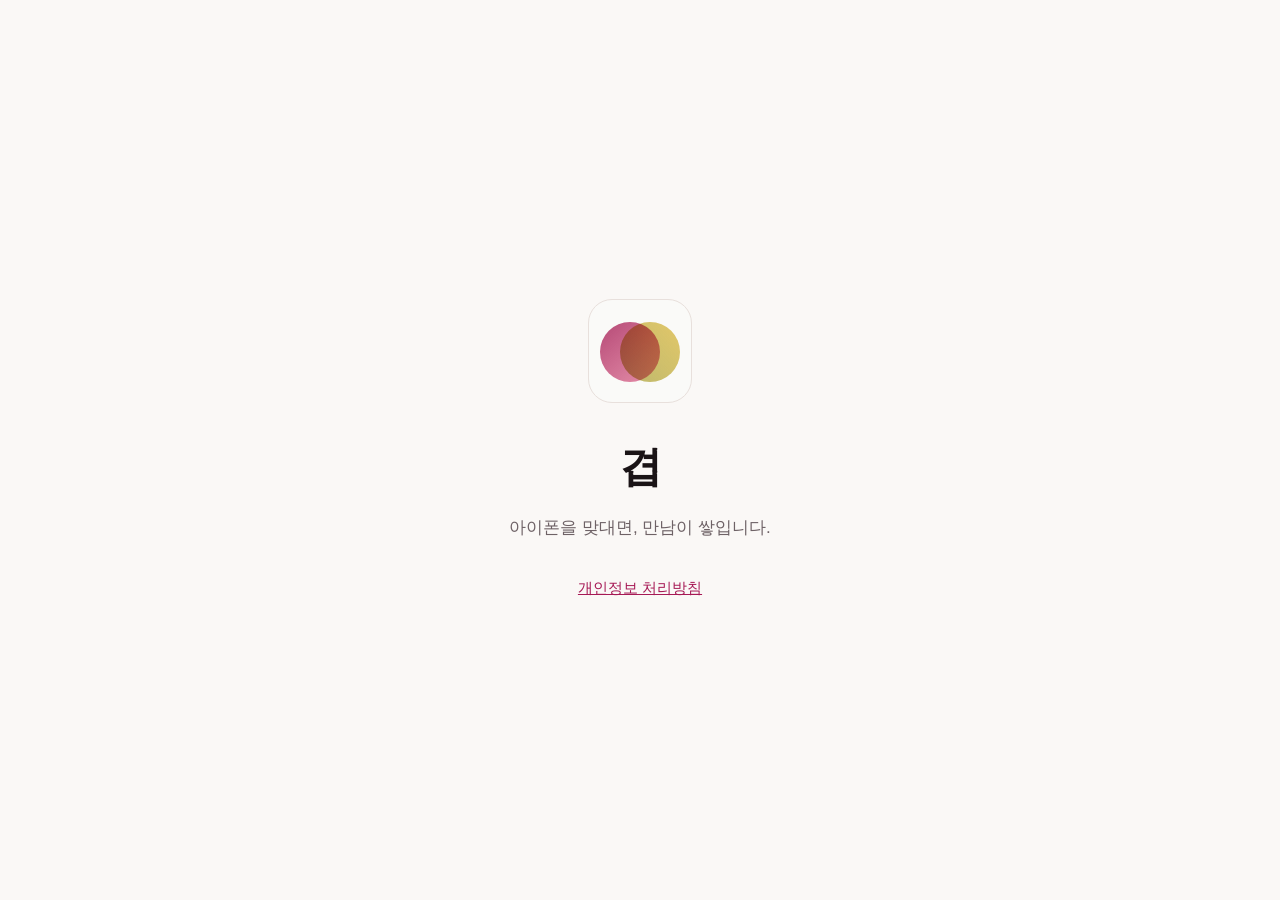
<file: site/index.html>
<!doctype html>
<html lang="ko">
<head>
<meta charset="utf-8">
<meta name="viewport" content="width=device-width, initial-scale=1">
<title>겹(Gyeop)</title>
<meta name="description" content="처음 만난 사람끼리 아이폰을 맞대어 카드를 교환하는 앱.">
<style>
  :root { --bg:#FAF8F6; --ink:#1A1416; --ink2:#6E6266; --line:#E8E0DC; --accent:#A61955; }
  @media (prefers-color-scheme: dark) {
    :root { --bg:#171315; --ink:#F2EFED; --ink2:#A8A0A3; --line:#332B2F; --accent:#E0517F; }
  }
  * { margin:0; box-sizing:border-box; }
  body { background:var(--bg); color:var(--ink); min-height:100vh;
    font-family:-apple-system, BlinkMacSystemFont, "Apple SD Gothic Neo", "Noto Sans KR", sans-serif;
    display:grid; place-items:center; padding:32px; text-align:center; line-height:1.7; }
  .mark { width:104px; height:104px; border-radius:24px; background:#FAFAF8;
    border:1px solid var(--line); position:relative; overflow:hidden; margin:0 auto 28px; }
  .mark i { position:absolute; width:60px; height:60px; border-radius:50%; top:22px; mix-blend-mode:multiply; }
  .mark i.me { left:11px; background:linear-gradient(140deg, rgba(166,25,85,0.78), rgba(224,81,127,0.62)); }
  .mark i.you { right:11px; background:linear-gradient(230deg, rgba(228,196,88,0.88), rgba(168,164,62,0.74)); }
  h1 { font-size:42px; font-weight:900; letter-spacing:-0.03em; }
  p { color:var(--ink2); margin-top:12px; font-size:17px; }
  a { color:var(--accent); font-size:15px; display:inline-block; margin-top:32px; }
</style>
</head>
<body>
  <main>
    <div class="mark" aria-hidden="true"><i class="me"></i><i class="you"></i></div>
    <h1>겹</h1>
    <p>아이폰을 맞대면, 만남이 쌓입니다.</p>
    <a href="/privacy.html">개인정보 처리방침</a>
  </main>
</body>
</html>
</file>
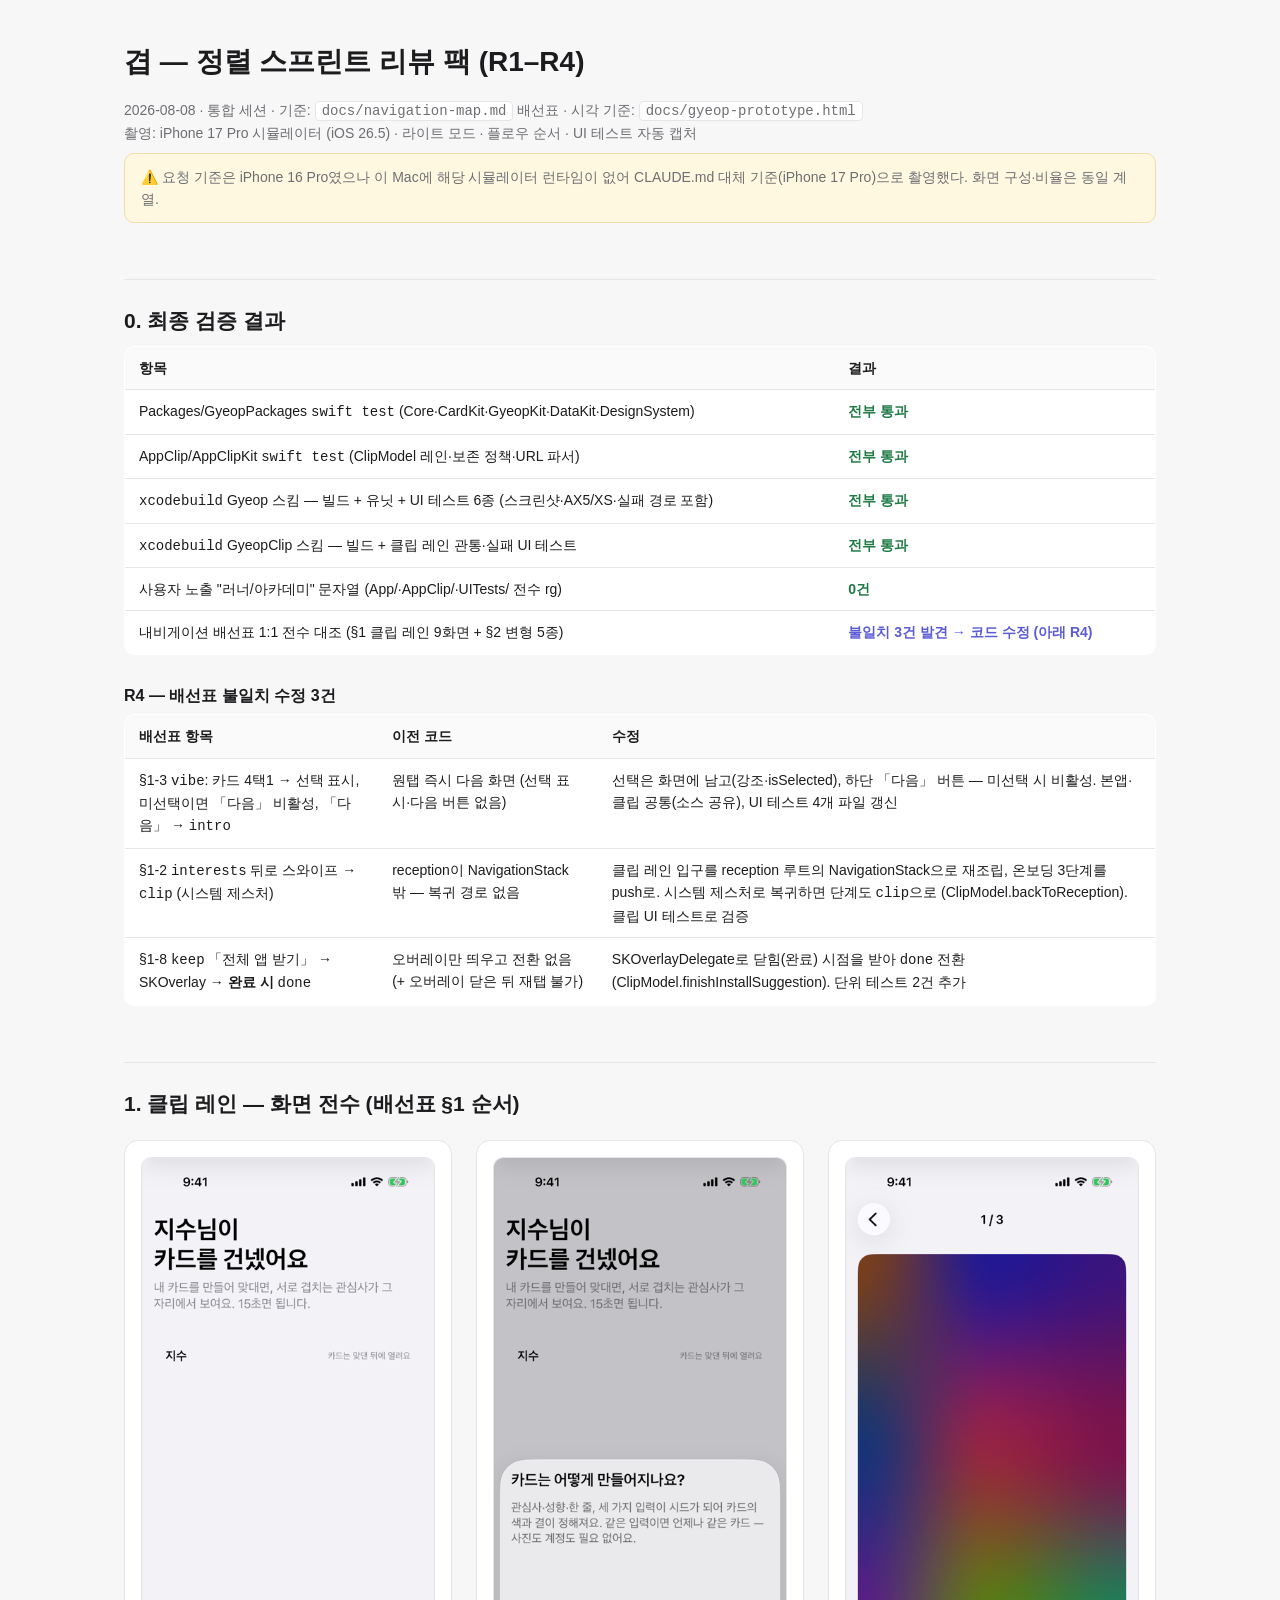
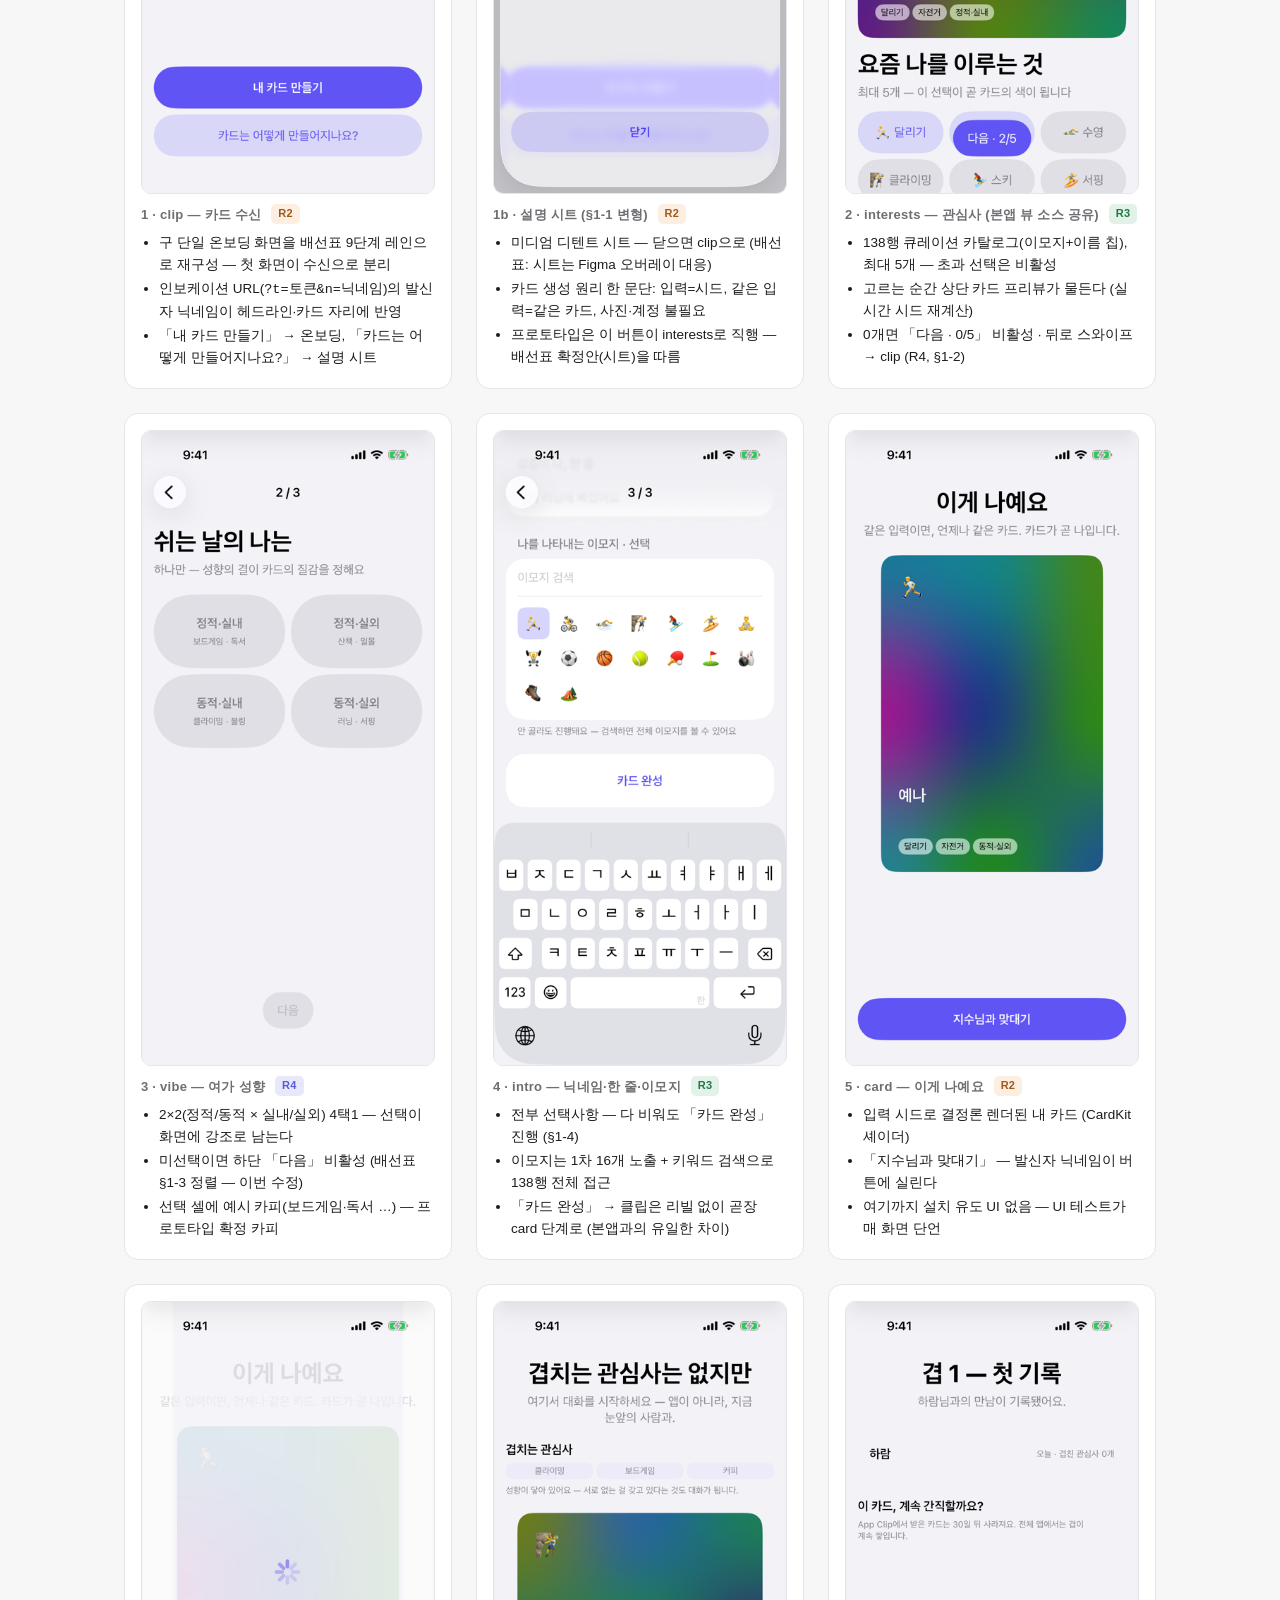
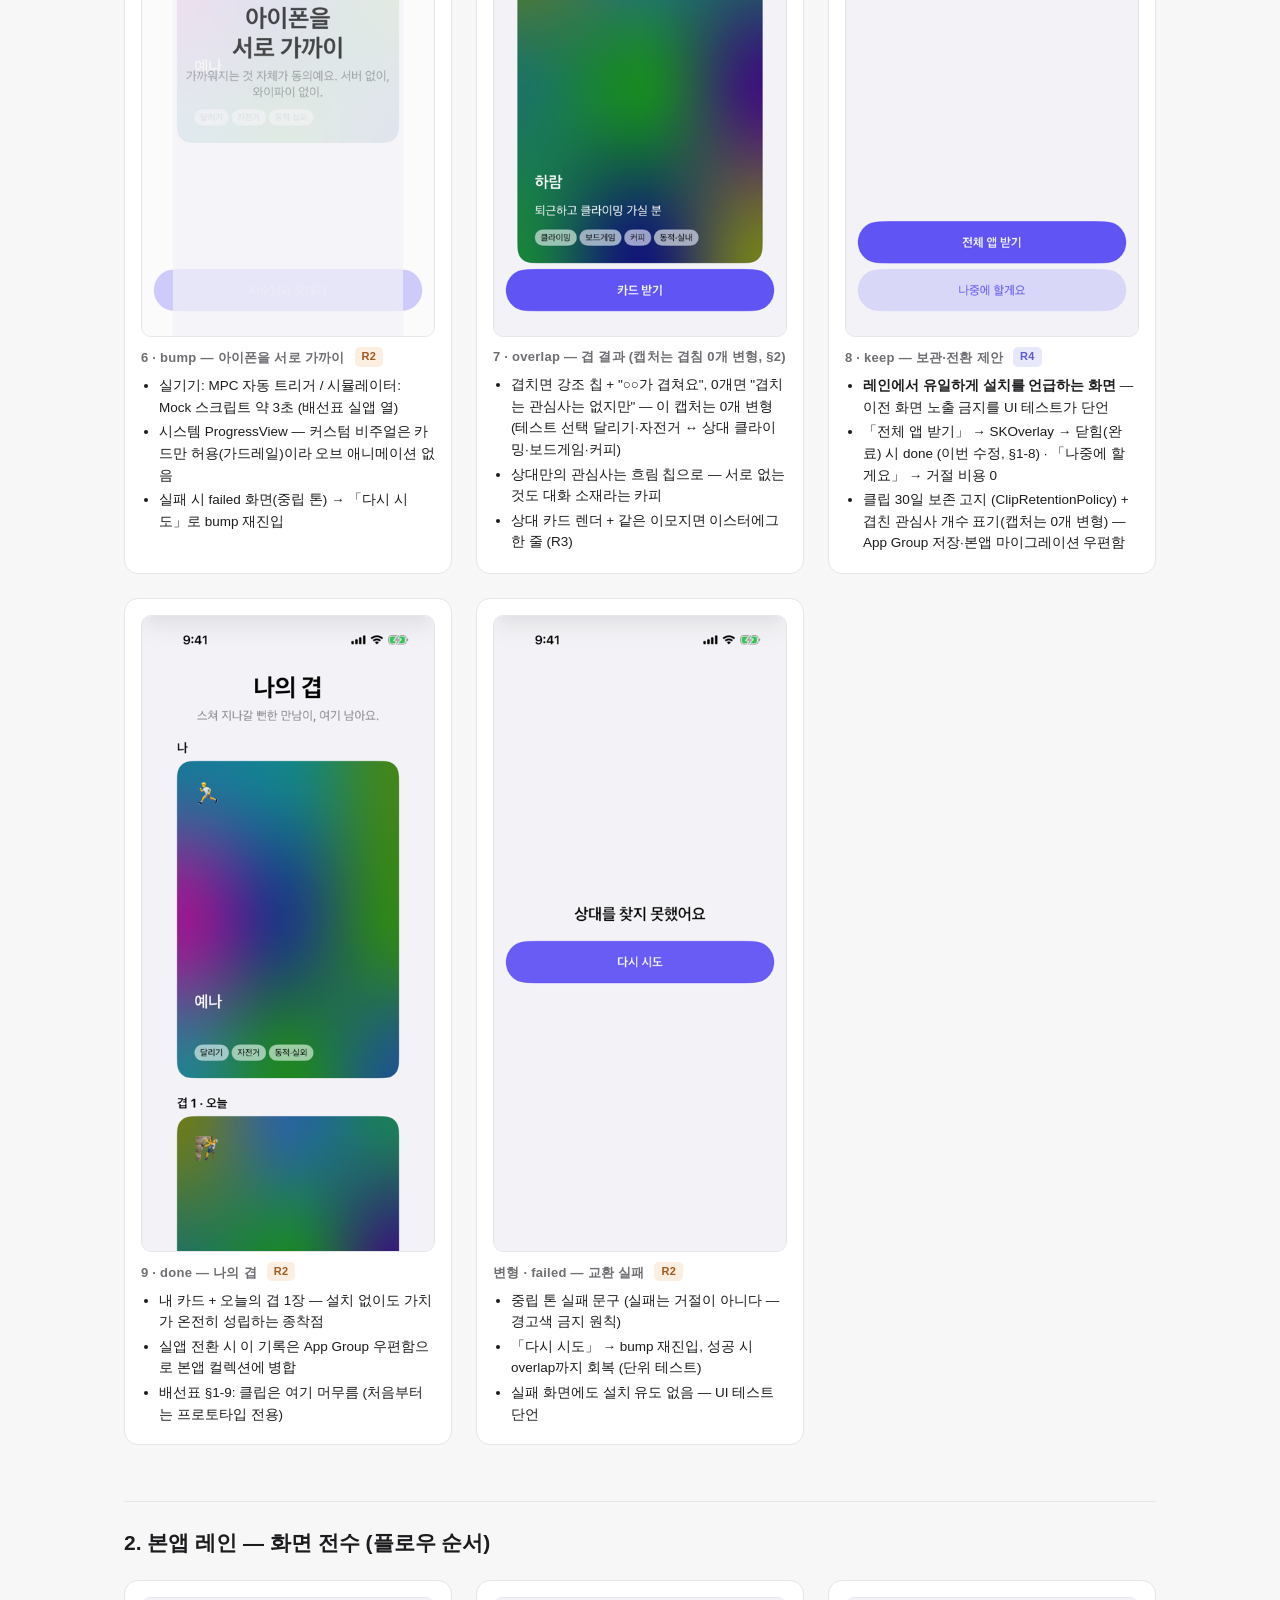
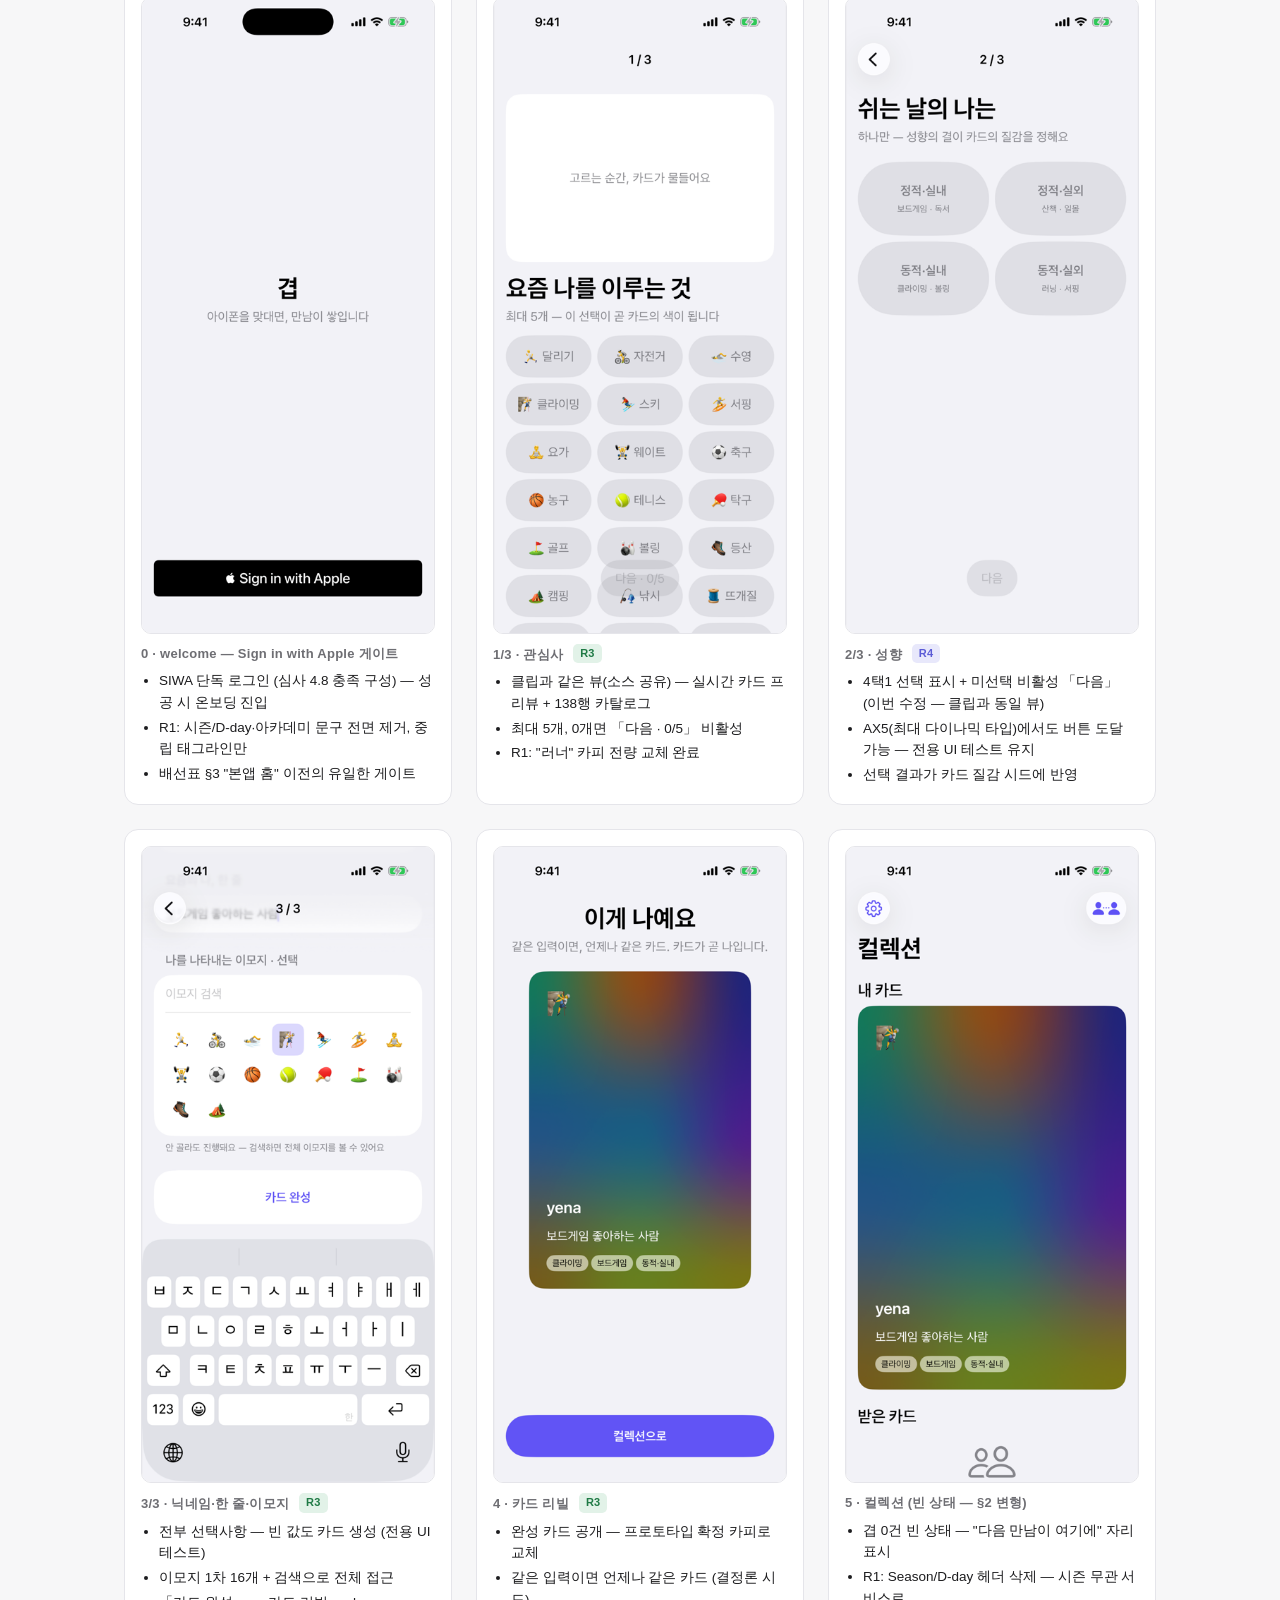
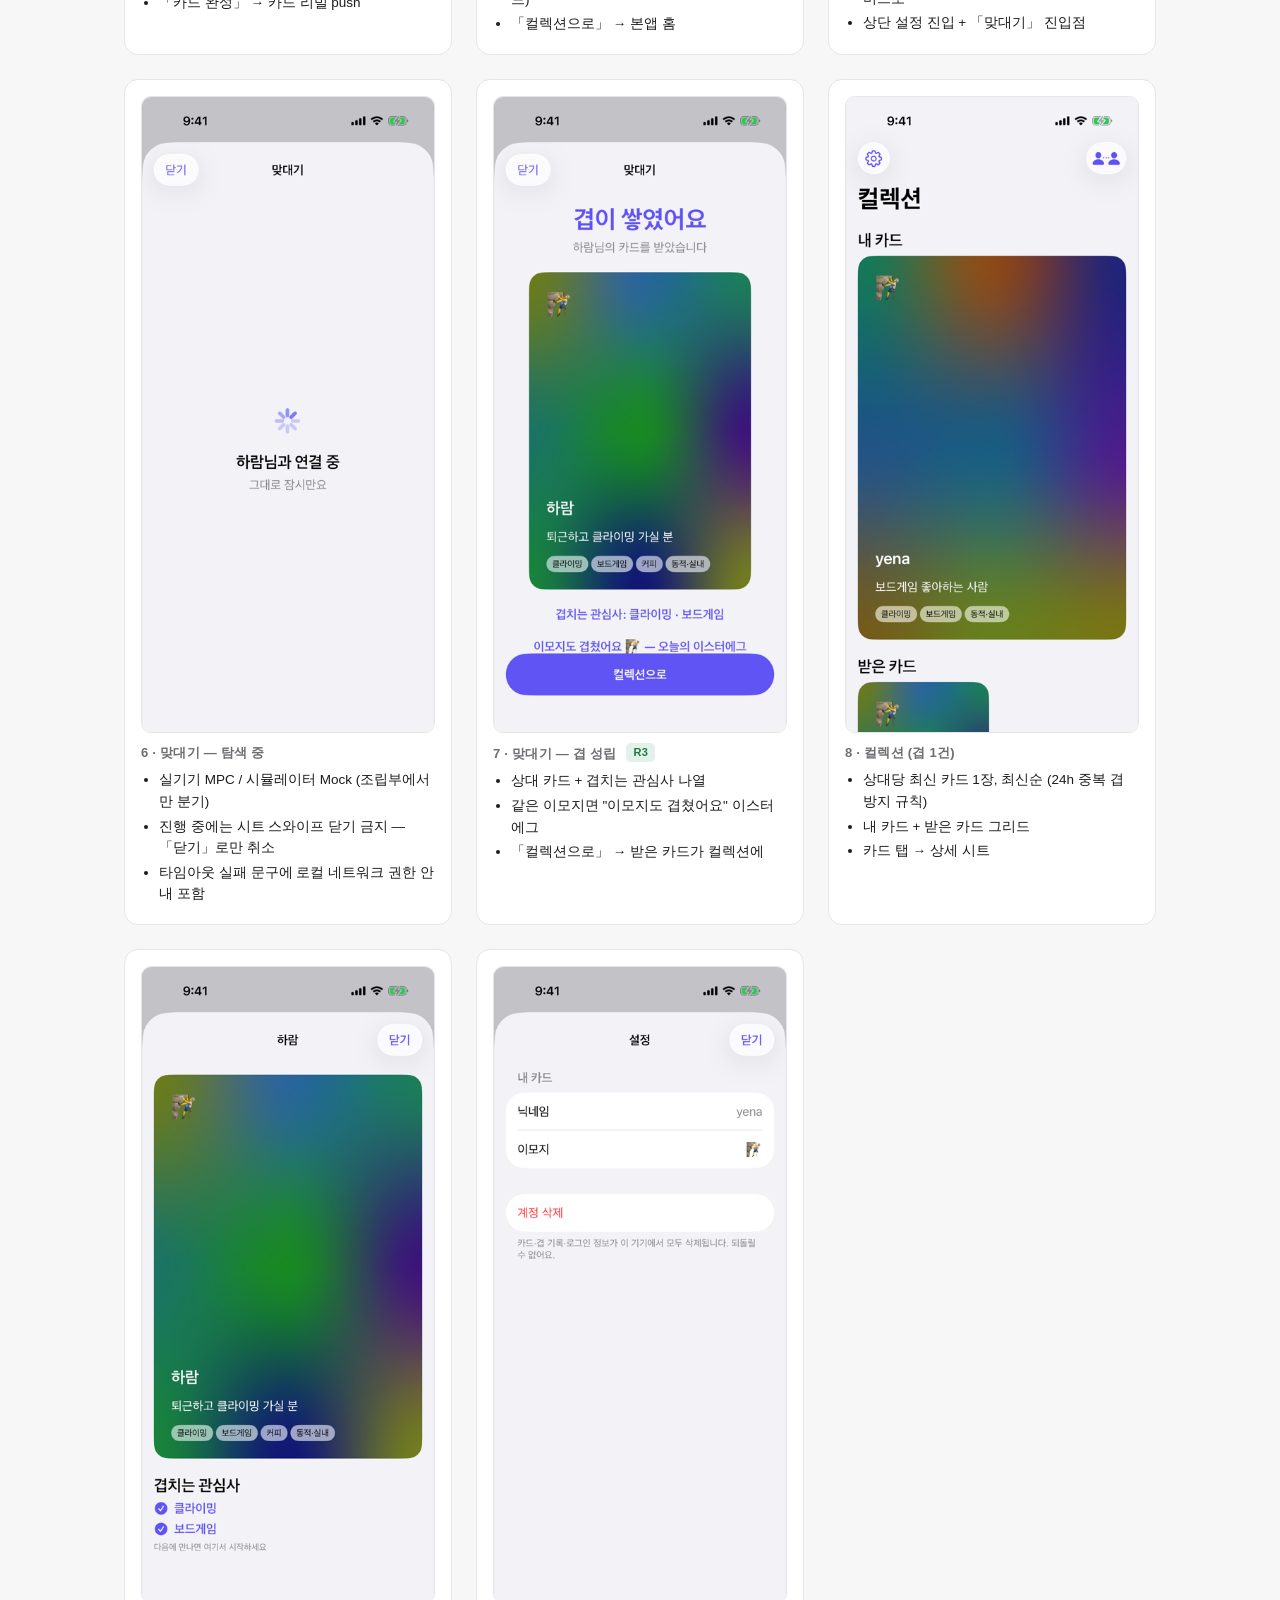
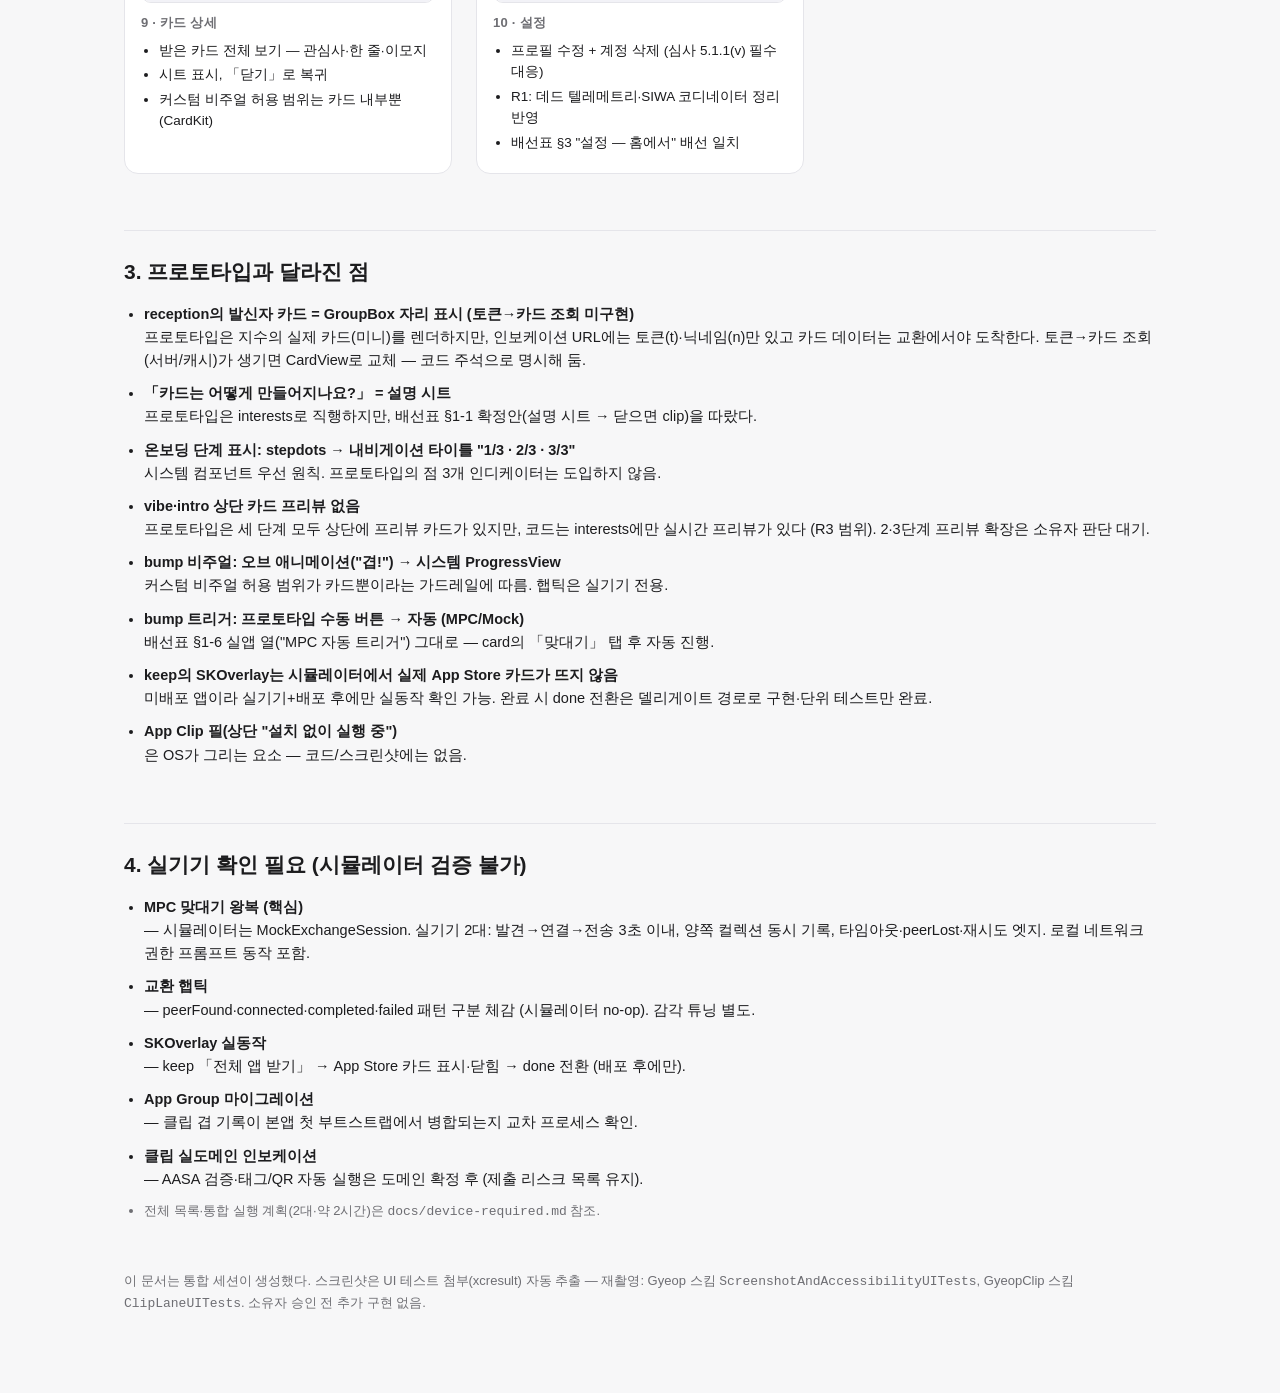
<file: review/realign-review.html>
<!DOCTYPE html>
<html lang="ko">
<head>
<meta charset="utf-8">
<meta name="viewport" content="width=device-width, initial-scale=1">
<title>겹 — 정렬 스프린트 리뷰 팩 (R1–R4)</title>
<style>
  :root {
    --bg: #f7f7f8; --surface: #ffffff; --ink: #1c1c1e; --sub: #6e6e73;
    --accent: #5b5bd6; --ok: #1f7a45; --warn: #8a6d1a; --line: #e5e5ea;
  }
  * { box-sizing: border-box; }
  body { margin: 0; background: var(--bg); color: var(--ink);
         font-family: -apple-system, "Apple SD Gothic Neo", "Pretendard", sans-serif;
         line-height: 1.6; }
  .wrap { max-width: 1080px; margin: 0 auto; padding: 40px 24px 80px; }
  h1 { font-size: 28px; margin: 0 0 4px; }
  h2 { font-size: 21px; margin: 56px 0 8px; padding-top: 24px; border-top: 1px solid var(--line); }
  h3 { font-size: 16px; margin: 0 0 6px; }
  .meta { color: var(--sub); font-size: 14px; margin-bottom: 24px; }
  .meta code { background: var(--surface); border: 1px solid var(--line); border-radius: 4px; padding: 1px 6px; }
  .note { background: #fff8e1; border: 1px solid #eadfa8; border-radius: 10px; padding: 12px 16px; font-size: 14px; }
  table { width: 100%; border-collapse: collapse; background: var(--surface);
          border: 1px solid var(--line); border-radius: 10px; overflow: hidden; font-size: 14px; }
  th, td { text-align: left; padding: 10px 14px; border-bottom: 1px solid var(--line); vertical-align: top; }
  th { background: #fafafa; font-weight: 600; }
  tr:last-child td { border-bottom: none; }
  .ok { color: var(--ok); font-weight: 600; }
  .fix { color: var(--accent); font-weight: 600; }
  .grid { display: grid; grid-template-columns: repeat(auto-fill, minmax(300px, 1fr)); gap: 24px; margin-top: 20px; }
  .shot { background: var(--surface); border: 1px solid var(--line); border-radius: 14px; padding: 16px; }
  .shot img { width: 100%; border-radius: 10px; border: 1px solid var(--line); display: block; }
  .shot .cap { font-size: 13px; color: var(--sub); margin: 10px 0 6px; font-weight: 600; letter-spacing: .02em; }
  .shot ul { margin: 6px 0 0; padding-left: 18px; font-size: 13.5px; }
  .shot li { margin-bottom: 3px; }
  .tag { display: inline-block; font-size: 11px; font-weight: 700; border-radius: 5px; padding: 1px 7px; margin-left: 6px; vertical-align: 2px; }
  .tag.r4 { background: #e8e8fb; color: var(--accent); }
  .tag.r3 { background: #e2f2e8; color: var(--ok); }
  .tag.r2 { background: #fdeee2; color: #a05a1c; }
  .diff li, .device li { margin-bottom: 10px; }
  .diff b, .device b { display: block; }
  ul.diff, ul.device { padding-left: 20px; font-size: 14.5px; }
  .small { font-size: 13px; color: var(--sub); }
</style>
</head>
<body>
<div class="wrap">

<h1>겹 — 정렬 스프린트 리뷰 팩 (R1–R4)</h1>
<p class="meta">
  2026-08-08 · 통합 세션 · 기준: <code>docs/navigation-map.md</code> 배선표 ·
  시각 기준: <code>docs/gyeop-prototype.html</code><br>
  촬영: iPhone 17 Pro 시뮬레이터 (iOS 26.5) · 라이트 모드 · 플로우 순서 · UI 테스트 자동 캡처<br>
  <span class="note" style="display:inline-block; margin-top:8px;">⚠️ 요청 기준은 iPhone 16 Pro였으나 이 Mac에 해당 시뮬레이터 런타임이 없어
  CLAUDE.md 대체 기준(iPhone 17 Pro)으로 촬영했다. 화면 구성·비율은 동일 계열.</span>
</p>

<h2>0. 최종 검증 결과</h2>
<table>
  <tr><th>항목</th><th>결과</th></tr>
  <tr><td>Packages/GyeopPackages <code>swift test</code> (Core·CardKit·GyeopKit·DataKit·DesignSystem)</td><td class="ok">전부 통과</td></tr>
  <tr><td>AppClip/AppClipKit <code>swift test</code> (ClipModel 레인·보존 정책·URL 파서)</td><td class="ok">전부 통과</td></tr>
  <tr><td><code>xcodebuild</code> Gyeop 스킴 — 빌드 + 유닛 + UI 테스트 6종 (스크린샷·AX5/XS·실패 경로 포함)</td><td class="ok">전부 통과</td></tr>
  <tr><td><code>xcodebuild</code> GyeopClip 스킴 — 빌드 + 클립 레인 관통·실패 UI 테스트</td><td class="ok">전부 통과</td></tr>
  <tr><td>사용자 노출 "러너/아카데미" 문자열 (App/·AppClip/·UITests/ 전수 rg)</td><td class="ok">0건</td></tr>
  <tr><td>내비게이션 배선표 1:1 전수 대조 (§1 클립 레인 9화면 + §2 변형 5종)</td><td class="fix">불일치 3건 발견 → 코드 수정 (아래 R4)</td></tr>
</table>

<h3 style="margin-top:28px;">R4 — 배선표 불일치 수정 3건</h3>
<table>
  <tr><th>배선표 항목</th><th>이전 코드</th><th>수정</th></tr>
  <tr>
    <td>§1-3 <code>vibe</code>: 카드 4택1 → 선택 표시, 미선택이면 「다음」 비활성, 「다음」 → <code>intro</code></td>
    <td>원탭 즉시 다음 화면 (선택 표시·다음 버튼 없음)</td>
    <td>선택은 화면에 남고(강조·isSelected), 하단 「다음」 버튼 — 미선택 시 비활성. 본앱·클립 공통(소스 공유), UI 테스트 4개 파일 갱신</td>
  </tr>
  <tr>
    <td>§1-2 <code>interests</code> 뒤로 스와이프 → <code>clip</code> (시스템 제스처)</td>
    <td>reception이 NavigationStack 밖 — 복귀 경로 없음</td>
    <td>클립 레인 입구를 reception 루트의 NavigationStack으로 재조립, 온보딩 3단계를 push로. 시스템 제스처로 복귀하면 단계도 <code>clip</code>으로 (ClipModel.backToReception). 클립 UI 테스트로 검증</td>
  </tr>
  <tr>
    <td>§1-8 <code>keep</code> 「전체 앱 받기」 → SKOverlay → <b>완료 시</b> <code>done</code></td>
    <td>오버레이만 띄우고 전환 없음 (+ 오버레이 닫은 뒤 재탭 불가)</td>
    <td>SKOverlayDelegate로 닫힘(완료) 시점을 받아 <code>done</code> 전환 (ClipModel.finishInstallSuggestion). 단위 테스트 2건 추가</td>
  </tr>
</table>

<h2>1. 클립 레인 — 화면 전수 (배선표 §1 순서)</h2>
<div class="grid">
  <div class="shot">
    <img src="assets/realign/clip-1-reception.png" alt="클립 1 — 카드 수신">
    <div class="cap">1 · clip — 카드 수신 <span class="tag r2">R2</span></div>
    <ul>
      <li>구 단일 온보딩 화면을 배선표 9단계 레인으로 재구성 — 첫 화면이 수신으로 분리</li>
      <li>인보케이션 URL(<code>?t=토큰&n=닉네임</code>)의 발신자 닉네임이 헤드라인·카드 자리에 반영</li>
      <li>「내 카드 만들기」 → 온보딩, 「카드는 어떻게 만들어지나요?」 → 설명 시트</li>
    </ul>
  </div>
  <div class="shot">
    <img src="assets/realign/clip-1b-how-sheet.png" alt="클립 1b — 설명 시트">
    <div class="cap">1b · 설명 시트 (§1-1 변형) <span class="tag r2">R2</span></div>
    <ul>
      <li>미디엄 디텐트 시트 — 닫으면 clip으로 (배선표: 시트는 Figma 오버레이 대응)</li>
      <li>카드 생성 원리 한 문단: 입력=시드, 같은 입력=같은 카드, 사진·계정 불필요</li>
      <li>프로토타입은 이 버튼이 interests로 직행 — 배선표 확정안(시트)을 따름</li>
    </ul>
  </div>
  <div class="shot">
    <img src="assets/realign/clip-2-interests.png" alt="클립 2 — 관심사">
    <div class="cap">2 · interests — 관심사 (본앱 뷰 소스 공유) <span class="tag r3">R3</span></div>
    <ul>
      <li>138행 큐레이션 카탈로그(이모지+이름 칩), 최대 5개 — 초과 선택은 비활성</li>
      <li>고르는 순간 상단 카드 프리뷰가 물든다 (실시간 시드 재계산)</li>
      <li>0개면 「다음 · 0/5」 비활성 · 뒤로 스와이프 → clip (R4, §1-2)</li>
    </ul>
  </div>
  <div class="shot">
    <img src="assets/realign/clip-3-vibe.png" alt="클립 3 — 성향">
    <div class="cap">3 · vibe — 여가 성향 <span class="tag r4">R4</span></div>
    <ul>
      <li>2×2(정적/동적 × 실내/실외) 4택1 — 선택이 화면에 강조로 남는다</li>
      <li>미선택이면 하단 「다음」 비활성 (배선표 §1-3 정렬 — 이번 수정)</li>
      <li>선택 셀에 예시 카피(보드게임·독서 …) — 프로토타입 확정 카피</li>
    </ul>
  </div>
  <div class="shot">
    <img src="assets/realign/clip-4-intro.png" alt="클립 4 — 입력">
    <div class="cap">4 · intro — 닉네임·한 줄·이모지 <span class="tag r3">R3</span></div>
    <ul>
      <li>전부 선택사항 — 다 비워도 「카드 완성」 진행 (§1-4)</li>
      <li>이모지는 1차 16개 노출 + 키워드 검색으로 138행 전체 접근</li>
      <li>「카드 완성」 → 클립은 리빌 없이 곧장 card 단계로 (본앱과의 유일한 차이)</li>
    </ul>
  </div>
  <div class="shot">
    <img src="assets/realign/clip-5-card.png" alt="클립 5 — 내 카드">
    <div class="cap">5 · card — 이게 나예요 <span class="tag r2">R2</span></div>
    <ul>
      <li>입력 시드로 결정론 렌더된 내 카드 (CardKit 셰이더)</li>
      <li>「지수님과 맞대기」 — 발신자 닉네임이 버튼에 실린다</li>
      <li>여기까지 설치 유도 UI 없음 — UI 테스트가 매 화면 단언</li>
    </ul>
  </div>
  <div class="shot">
    <img src="assets/realign/clip-6-bump.png" alt="클립 6 — 맞대기">
    <div class="cap">6 · bump — 아이폰을 서로 가까이 <span class="tag r2">R2</span></div>
    <ul>
      <li>실기기: MPC 자동 트리거 / 시뮬레이터: Mock 스크립트 약 3초 (배선표 실앱 열)</li>
      <li>시스템 ProgressView — 커스텀 비주얼은 카드만 허용(가드레일)이라 오브 애니메이션 없음</li>
      <li>실패 시 failed 화면(중립 톤) → 「다시 시도」로 bump 재진입</li>
    </ul>
  </div>
  <div class="shot">
    <img src="assets/realign/clip-7-overlap.png" alt="클립 7 — 겹 결과">
    <div class="cap">7 · overlap — 겹 결과 (캡처는 겹침 0개 변형, §2)</div>
    <ul>
      <li>겹치면 강조 칩 + "○○가 겹쳐요", 0개면 "겹치는 관심사는 없지만" — 이 캡처는 0개 변형(테스트 선택 달리기·자전거 ↔ 상대 클라이밍·보드게임·커피)</li>
      <li>상대만의 관심사는 흐림 칩으로 — 서로 없는 것도 대화 소재라는 카피</li>
      <li>상대 카드 렌더 + 같은 이모지면 이스터에그 한 줄 (R3)</li>
    </ul>
  </div>
  <div class="shot">
    <img src="assets/realign/clip-8-keep.png" alt="클립 8 — 보관·전환">
    <div class="cap">8 · keep — 보관·전환 제안 <span class="tag r4">R4</span></div>
    <ul>
      <li><b>레인에서 유일하게 설치를 언급하는 화면</b> — 이전 화면 노출 금지를 UI 테스트가 단언</li>
      <li>「전체 앱 받기」 → SKOverlay → 닫힘(완료) 시 done (이번 수정, §1-8) · 「나중에 할게요」 → 거절 비용 0</li>
      <li>클립 30일 보존 고지 (ClipRetentionPolicy) + 겹친 관심사 개수 표기(캡처는 0개 변형) — App Group 저장·본앱 마이그레이션 우편함</li>
    </ul>
  </div>
  <div class="shot">
    <img src="assets/realign/clip-9-done.png" alt="클립 9 — 나의 겹">
    <div class="cap">9 · done — 나의 겹 <span class="tag r2">R2</span></div>
    <ul>
      <li>내 카드 + 오늘의 겹 1장 — 설치 없이도 가치가 온전히 성립하는 종착점</li>
      <li>실앱 전환 시 이 기록은 App Group 우편함으로 본앱 컬렉션에 병합</li>
      <li>배선표 §1-9: 클립은 여기 머무름 (처음부터는 프로토타입 전용)</li>
    </ul>
  </div>
  <div class="shot">
    <img src="assets/realign/clip-10-failure.png" alt="클립 — 교환 실패">
    <div class="cap">변형 · failed — 교환 실패 <span class="tag r2">R2</span></div>
    <ul>
      <li>중립 톤 실패 문구 (실패는 거절이 아니다 — 경고색 금지 원칙)</li>
      <li>「다시 시도」 → bump 재진입, 성공 시 overlap까지 회복 (단위 테스트)</li>
      <li>실패 화면에도 설치 유도 없음 — UI 테스트 단언</li>
    </ul>
  </div>
</div>

<h2>2. 본앱 레인 — 화면 전수 (플로우 순서)</h2>
<div class="grid">
  <div class="shot">
    <img src="assets/realign/app-0-welcome.png" alt="본앱 0 — 로그인 게이트">
    <div class="cap">0 · welcome — Sign in with Apple 게이트</div>
    <ul>
      <li>SIWA 단독 로그인 (심사 4.8 충족 구성) — 성공 시 온보딩 진입</li>
      <li>R1: 시즌/D-day·아카데미 문구 전면 제거, 중립 태그라인만</li>
      <li>배선표 §3 "본앱 홈" 이전의 유일한 게이트</li>
    </ul>
  </div>
  <div class="shot">
    <img src="assets/realign/app-1-interests.png" alt="본앱 1 — 관심사">
    <div class="cap">1/3 · 관심사 <span class="tag r3">R3</span></div>
    <ul>
      <li>클립과 같은 뷰(소스 공유) — 실시간 카드 프리뷰 + 138행 카탈로그</li>
      <li>최대 5개, 0개면 「다음 · 0/5」 비활성</li>
      <li>R1: "러너" 카피 전량 교체 완료</li>
    </ul>
  </div>
  <div class="shot">
    <img src="assets/realign/app-2-style.png" alt="본앱 2 — 성향">
    <div class="cap">2/3 · 성향 <span class="tag r4">R4</span></div>
    <ul>
      <li>4택1 선택 표시 + 미선택 비활성 「다음」 (이번 수정 — 클립과 동일 뷰)</li>
      <li>AX5(최대 다이나믹 타입)에서도 버튼 도달 가능 — 전용 UI 테스트 유지</li>
      <li>선택 결과가 카드 질감 시드에 반영</li>
    </ul>
  </div>
  <div class="shot">
    <img src="assets/realign/app-3-profile.png" alt="본앱 3 — 입력">
    <div class="cap">3/3 · 닉네임·한 줄·이모지 <span class="tag r3">R3</span></div>
    <ul>
      <li>전부 선택사항 — 빈 값도 카드 생성 (전용 UI 테스트)</li>
      <li>이모지 1차 16개 + 검색으로 전체 접근</li>
      <li>「카드 완성」 → 카드 리빌 push</li>
    </ul>
  </div>
  <div class="shot">
    <img src="assets/realign/app-4-card-reveal.png" alt="본앱 4 — 카드 리빌">
    <div class="cap">4 · 카드 리빌 <span class="tag r3">R3</span></div>
    <ul>
      <li>완성 카드 공개 — 프로토타입 확정 카피로 교체</li>
      <li>같은 입력이면 언제나 같은 카드 (결정론 시드)</li>
      <li>「컬렉션으로」 → 본앱 홈</li>
    </ul>
  </div>
  <div class="shot">
    <img src="assets/realign/app-5-collection-empty.png" alt="본앱 5 — 빈 컬렉션">
    <div class="cap">5 · 컬렉션 (빈 상태 — §2 변형)</div>
    <ul>
      <li>겹 0건 빈 상태 — "다음 만남이 여기에" 자리 표시</li>
      <li>R1: Season/D-day 헤더 삭제 — 시즌 무관 서비스로</li>
      <li>상단 설정 진입 + 「맞대기」 진입점</li>
    </ul>
  </div>
  <div class="shot">
    <img src="assets/realign/app-6-exchange-searching.png" alt="본앱 6 — 맞대기 탐색">
    <div class="cap">6 · 맞대기 — 탐색 중</div>
    <ul>
      <li>실기기 MPC / 시뮬레이터 Mock (조립부에서만 분기)</li>
      <li>진행 중에는 시트 스와이프 닫기 금지 — 「닫기」로만 취소</li>
      <li>타임아웃 실패 문구에 로컬 네트워크 권한 안내 포함</li>
    </ul>
  </div>
  <div class="shot">
    <img src="assets/realign/app-7-exchange-completed.png" alt="본앱 7 — 겹 성립">
    <div class="cap">7 · 맞대기 — 겹 성립 <span class="tag r3">R3</span></div>
    <ul>
      <li>상대 카드 + 겹치는 관심사 나열</li>
      <li>같은 이모지면 "이모지도 겹쳤어요" 이스터에그</li>
      <li>「컬렉션으로」 → 받은 카드가 컬렉션에</li>
    </ul>
  </div>
  <div class="shot">
    <img src="assets/realign/app-8-collection-filled.png" alt="본앱 8 — 컬렉션(찬 상태)">
    <div class="cap">8 · 컬렉션 (겹 1건)</div>
    <ul>
      <li>상대당 최신 카드 1장, 최신순 (24h 중복 겹 방지 규칙)</li>
      <li>내 카드 + 받은 카드 그리드</li>
      <li>카드 탭 → 상세 시트</li>
    </ul>
  </div>
  <div class="shot">
    <img src="assets/realign/app-9-card-detail.png" alt="본앱 9 — 카드 상세">
    <div class="cap">9 · 카드 상세</div>
    <ul>
      <li>받은 카드 전체 보기 — 관심사·한 줄·이모지</li>
      <li>시트 표시, 「닫기」로 복귀</li>
      <li>커스텀 비주얼 허용 범위는 카드 내부뿐 (CardKit)</li>
    </ul>
  </div>
  <div class="shot">
    <img src="assets/realign/app-10-settings.png" alt="본앱 10 — 설정">
    <div class="cap">10 · 설정</div>
    <ul>
      <li>프로필 수정 + 계정 삭제 (심사 5.1.1(v) 필수 대응)</li>
      <li>R1: 데드 텔레메트리·SIWA 코디네이터 정리 반영</li>
      <li>배선표 §3 "설정 — 홈에서" 배선 일치</li>
    </ul>
  </div>
</div>

<h2>3. 프로토타입과 달라진 점</h2>
<ul class="diff">
  <li><b>reception의 발신자 카드 = GroupBox 자리 표시 (토큰→카드 조회 미구현)</b>
      프로토타입은 지수의 실제 카드(미니)를 렌더하지만, 인보케이션 URL에는 토큰(t)·닉네임(n)만 있고
      카드 데이터는 교환에서야 도착한다. 토큰→카드 조회(서버/캐시)가 생기면 CardView로 교체 —
      코드 주석으로 명시해 둠.</li>
  <li><b>「카드는 어떻게 만들어지나요?」 = 설명 시트</b>
      프로토타입은 interests로 직행하지만, 배선표 §1-1 확정안(설명 시트 → 닫으면 clip)을 따랐다.</li>
  <li><b>온보딩 단계 표시: stepdots → 내비게이션 타이틀 "1/3 · 2/3 · 3/3"</b>
      시스템 컴포넌트 우선 원칙. 프로토타입의 점 3개 인디케이터는 도입하지 않음.</li>
  <li><b>vibe·intro 상단 카드 프리뷰 없음</b>
      프로토타입은 세 단계 모두 상단에 프리뷰 카드가 있지만, 코드는 interests에만 실시간 프리뷰가 있다
      (R3 범위). 2·3단계 프리뷰 확장은 소유자 판단 대기.</li>
  <li><b>bump 비주얼: 오브 애니메이션("겹!") → 시스템 ProgressView</b>
      커스텀 비주얼 허용 범위가 카드뿐이라는 가드레일에 따름. 햅틱은 실기기 전용.</li>
  <li><b>bump 트리거: 프로토타입 수동 버튼 → 자동 (MPC/Mock)</b>
      배선표 §1-6 실앱 열("MPC 자동 트리거") 그대로 — card의 「맞대기」 탭 후 자동 진행.</li>
  <li><b>keep의 SKOverlay는 시뮬레이터에서 실제 App Store 카드가 뜨지 않음</b>
      미배포 앱이라 실기기+배포 후에만 실동작 확인 가능. 완료 시 done 전환은 델리게이트 경로로 구현·단위 테스트만 완료.</li>
  <li><b>App Clip 필(상단 "설치 없이 실행 중")</b>은 OS가 그리는 요소 — 코드/스크린샷에는 없음.</li>
</ul>

<h2>4. 실기기 확인 필요 (시뮬레이터 검증 불가)</h2>
<ul class="device">
  <li><b>MPC 맞대기 왕복 (핵심)</b> — 시뮬레이터는 MockExchangeSession. 실기기 2대: 발견→연결→전송 3초 이내,
      양쪽 컬렉션 동시 기록, 타임아웃·peerLost·재시도 엣지. 로컬 네트워크 권한 프롬프트 동작 포함.</li>
  <li><b>교환 햅틱</b> — peerFound·connected·completed·failed 패턴 구분 체감 (시뮬레이터 no-op). 감각 튜닝 별도.</li>
  <li><b>SKOverlay 실동작</b> — keep 「전체 앱 받기」 → App Store 카드 표시·닫힘 → done 전환 (배포 후에만).</li>
  <li><b>App Group 마이그레이션</b> — 클립 겹 기록이 본앱 첫 부트스트랩에서 병합되는지 교차 프로세스 확인.</li>
  <li><b>클립 실도메인 인보케이션</b> — AASA 검증·태그/QR 자동 실행은 도메인 확정 후 (제출 리스크 목록 유지).</li>
  <li class="small">전체 목록·통합 실행 계획(2대·약 2시간)은 <code>docs/device-required.md</code> 참조.</li>
</ul>

<p class="small" style="margin-top:48px;">
  이 문서는 통합 세션이 생성했다. 스크린샷은 UI 테스트 첨부(xcresult) 자동 추출 —
  재촬영: Gyeop 스킴 <code>ScreenshotAndAccessibilityUITests</code>, GyeopClip 스킴 <code>ClipLaneUITests</code>.
  소유자 승인 전 추가 구현 없음.
</p>

</div>
</body>
</html>
</file>
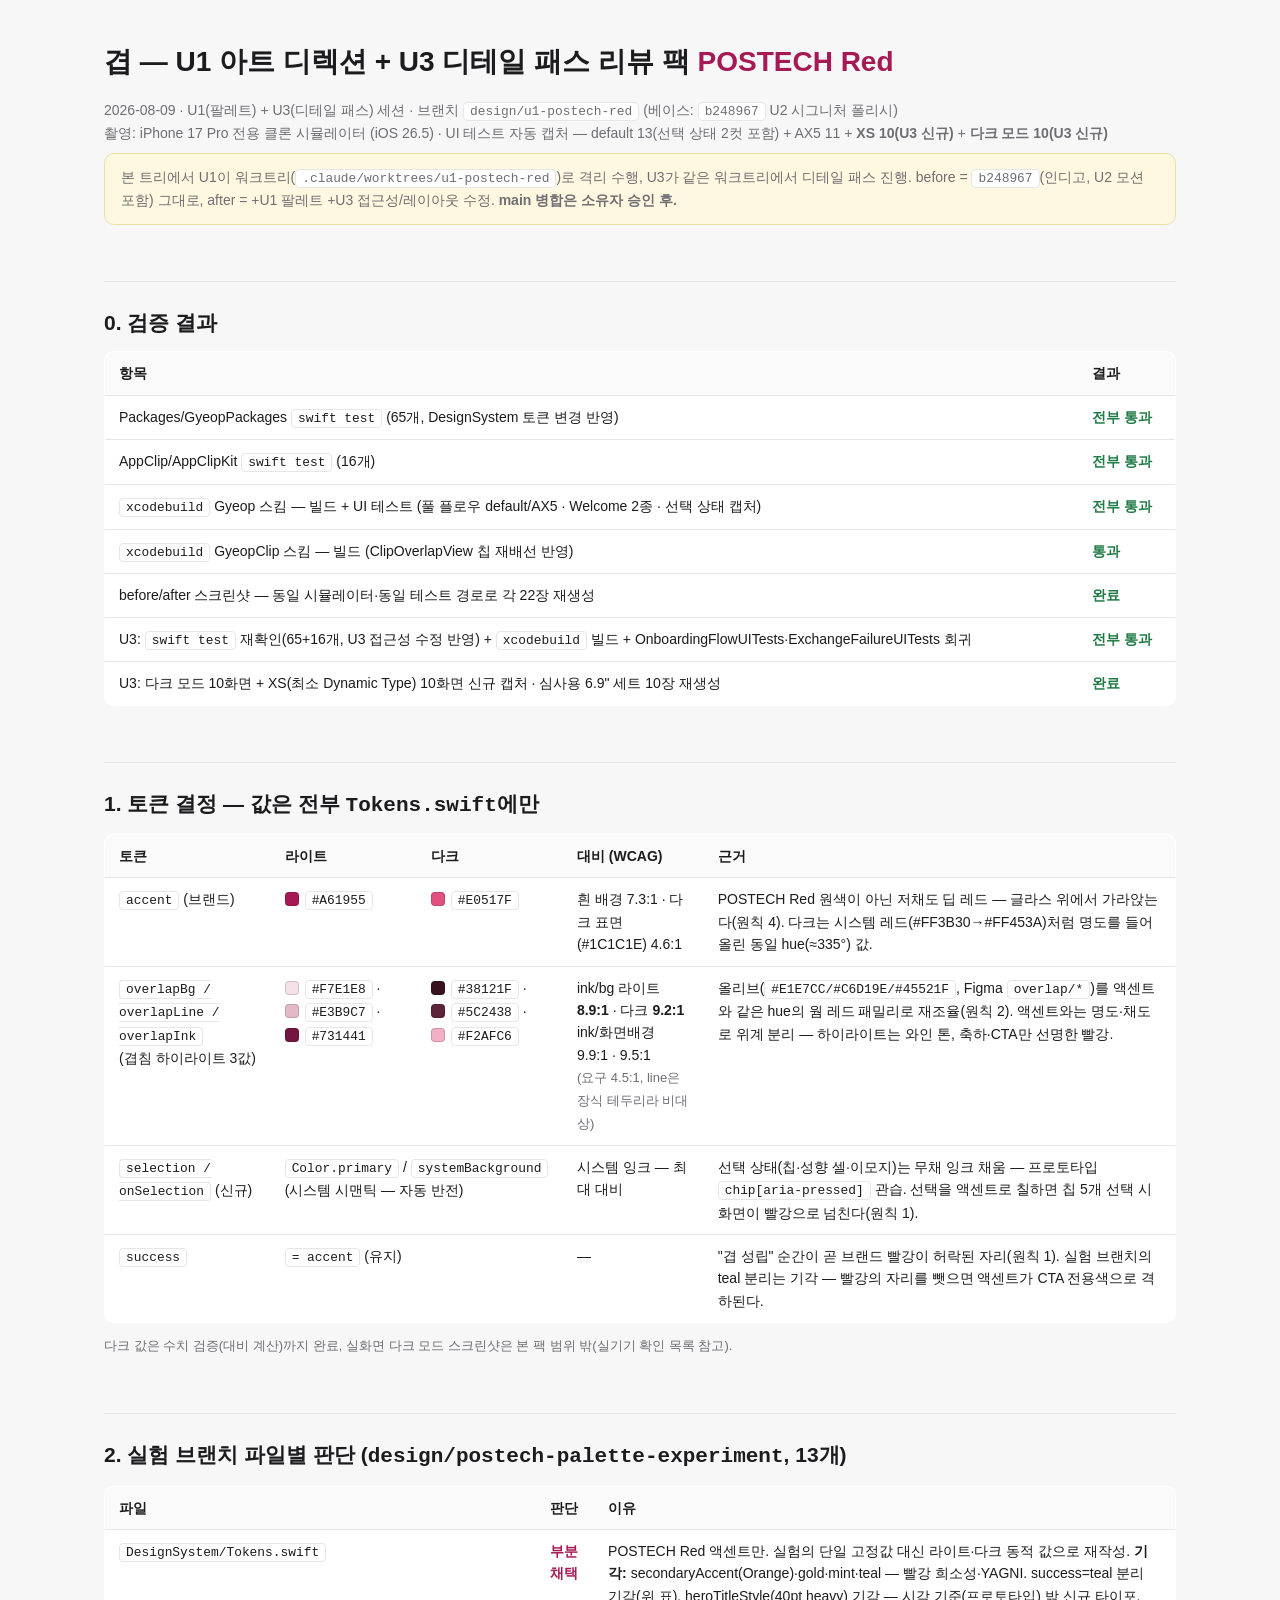
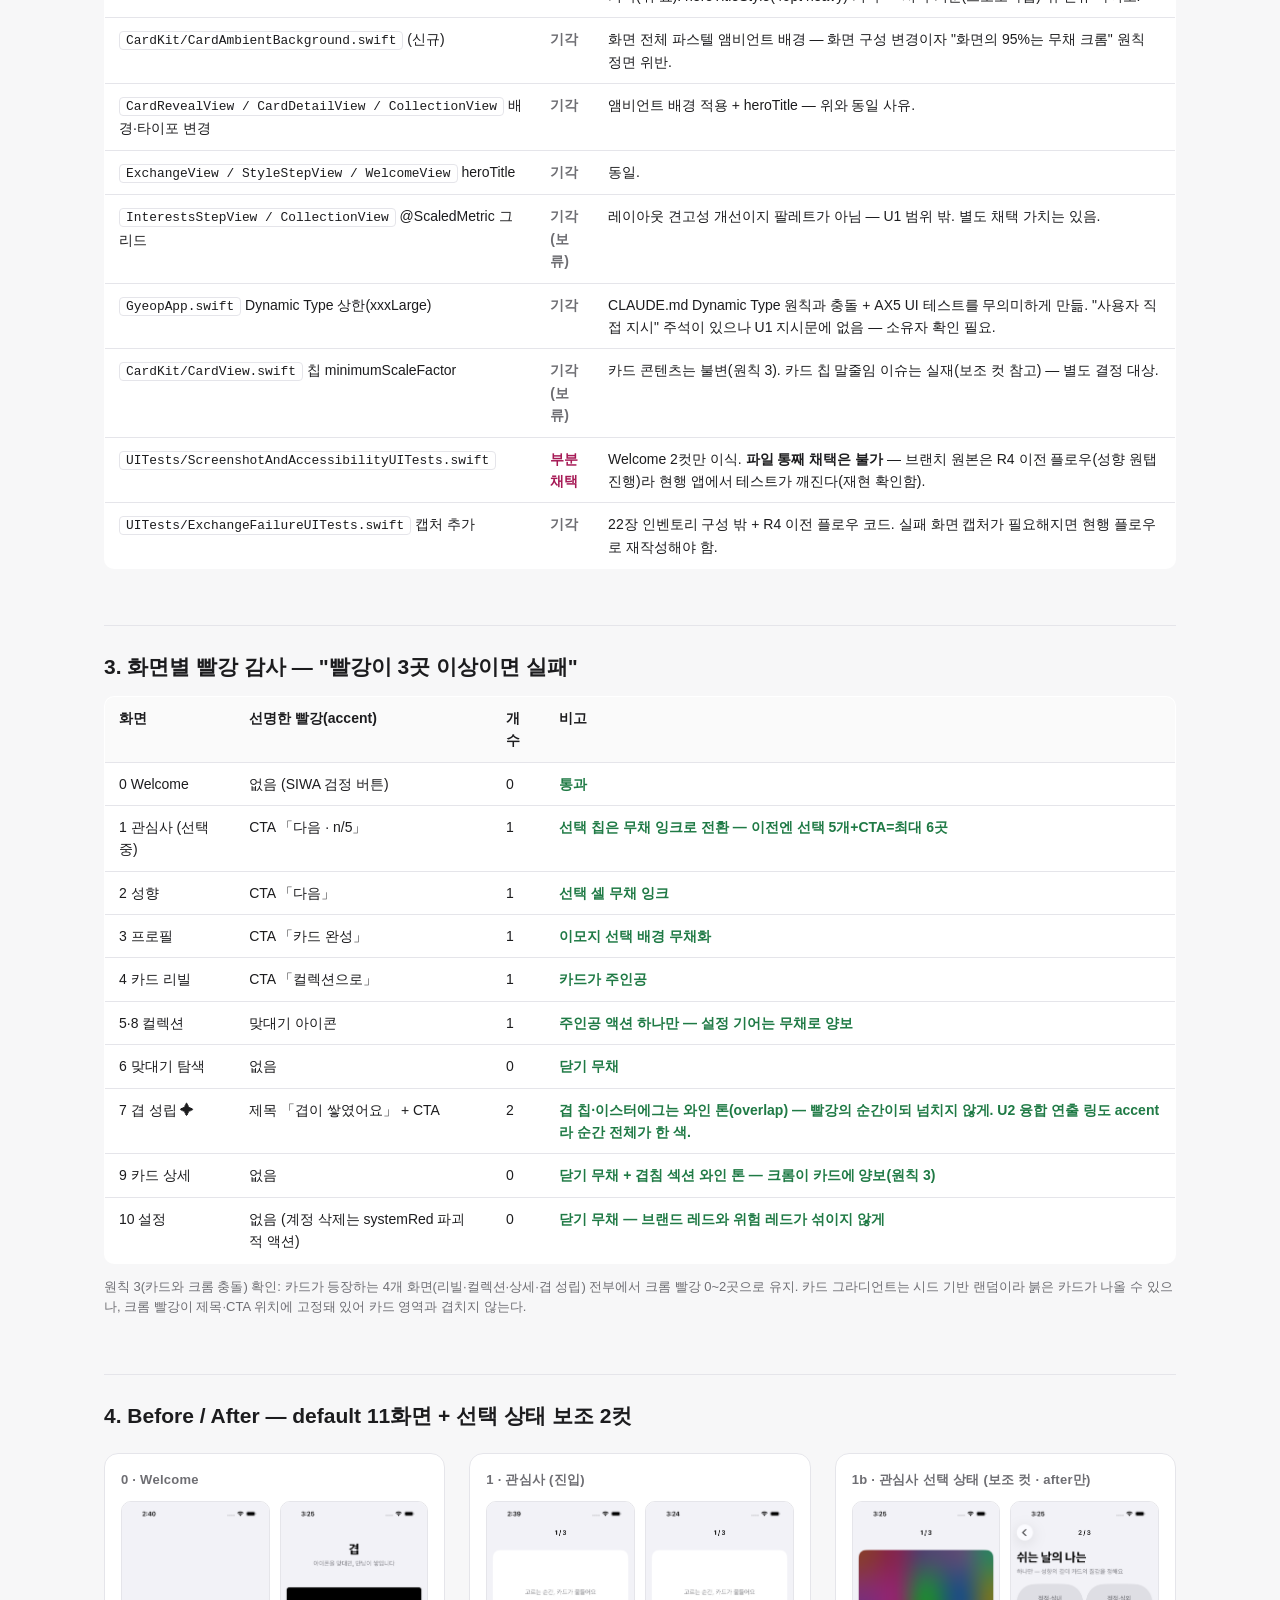
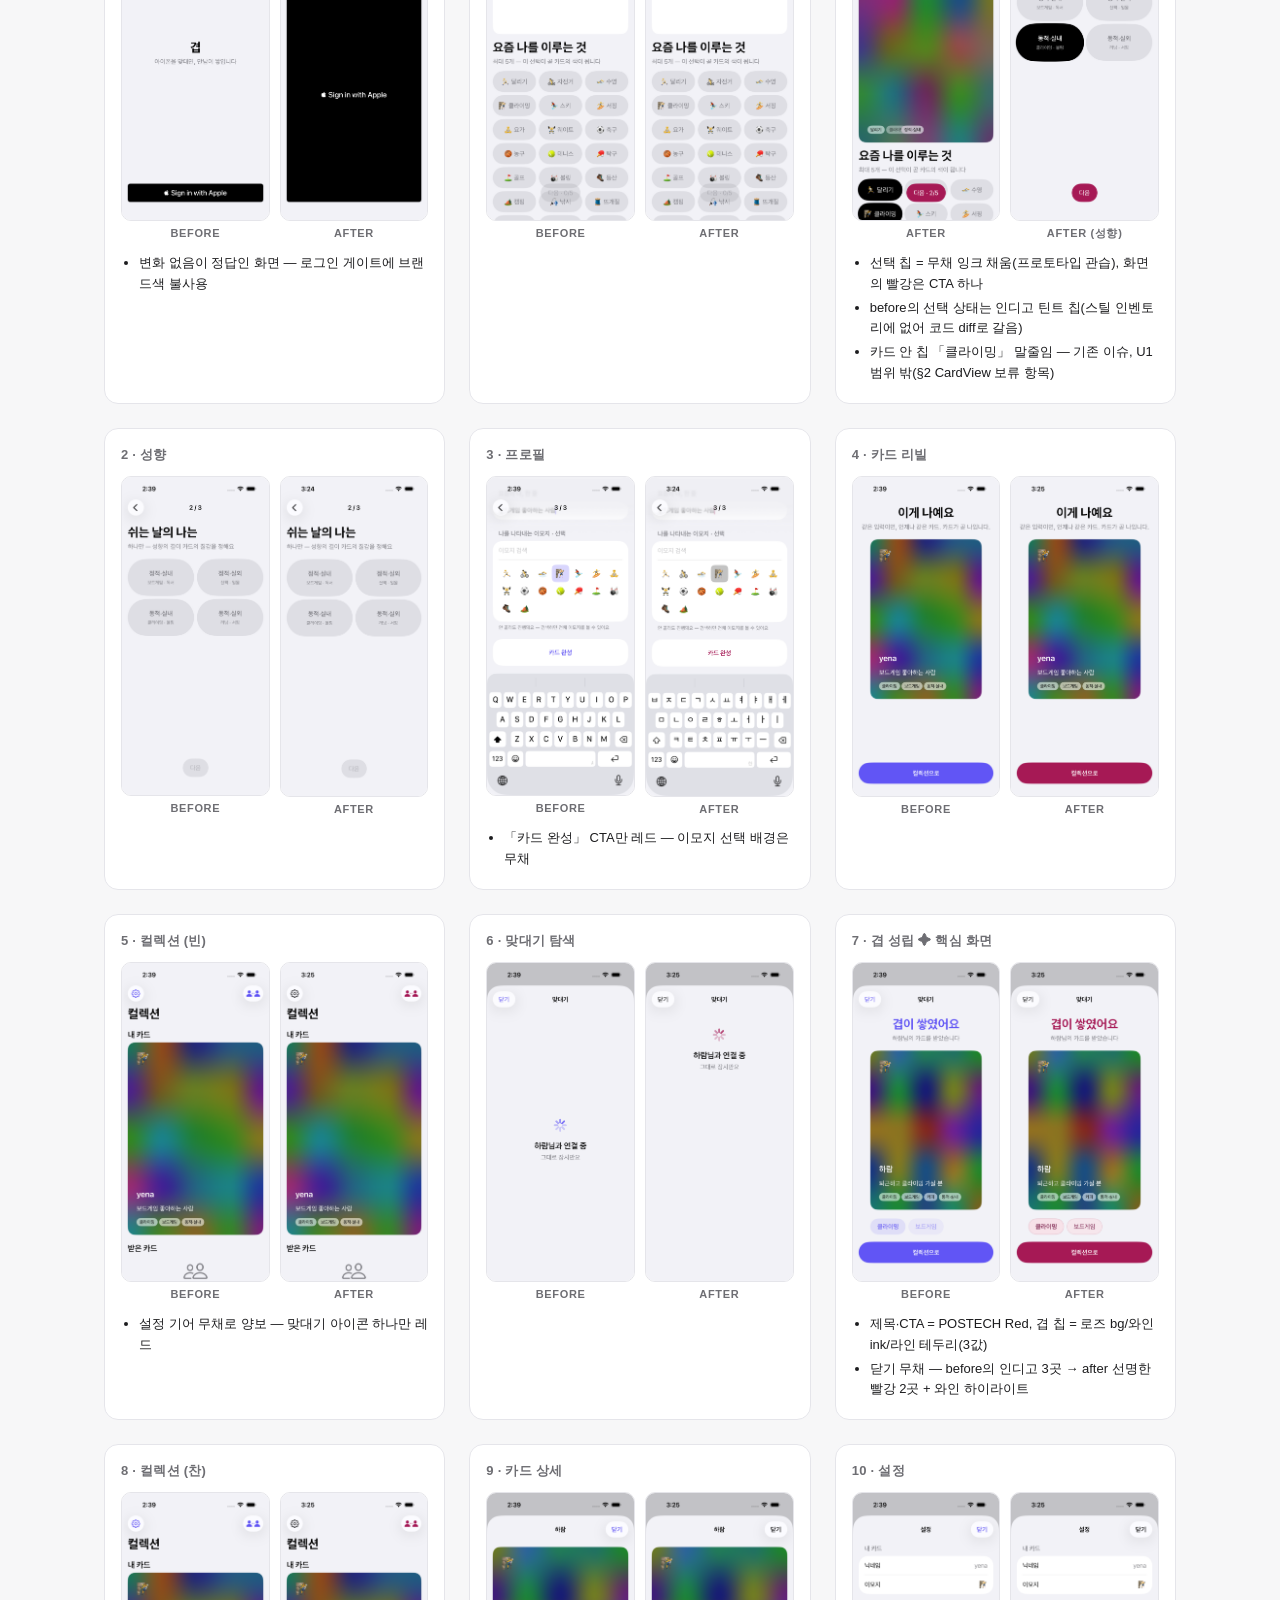
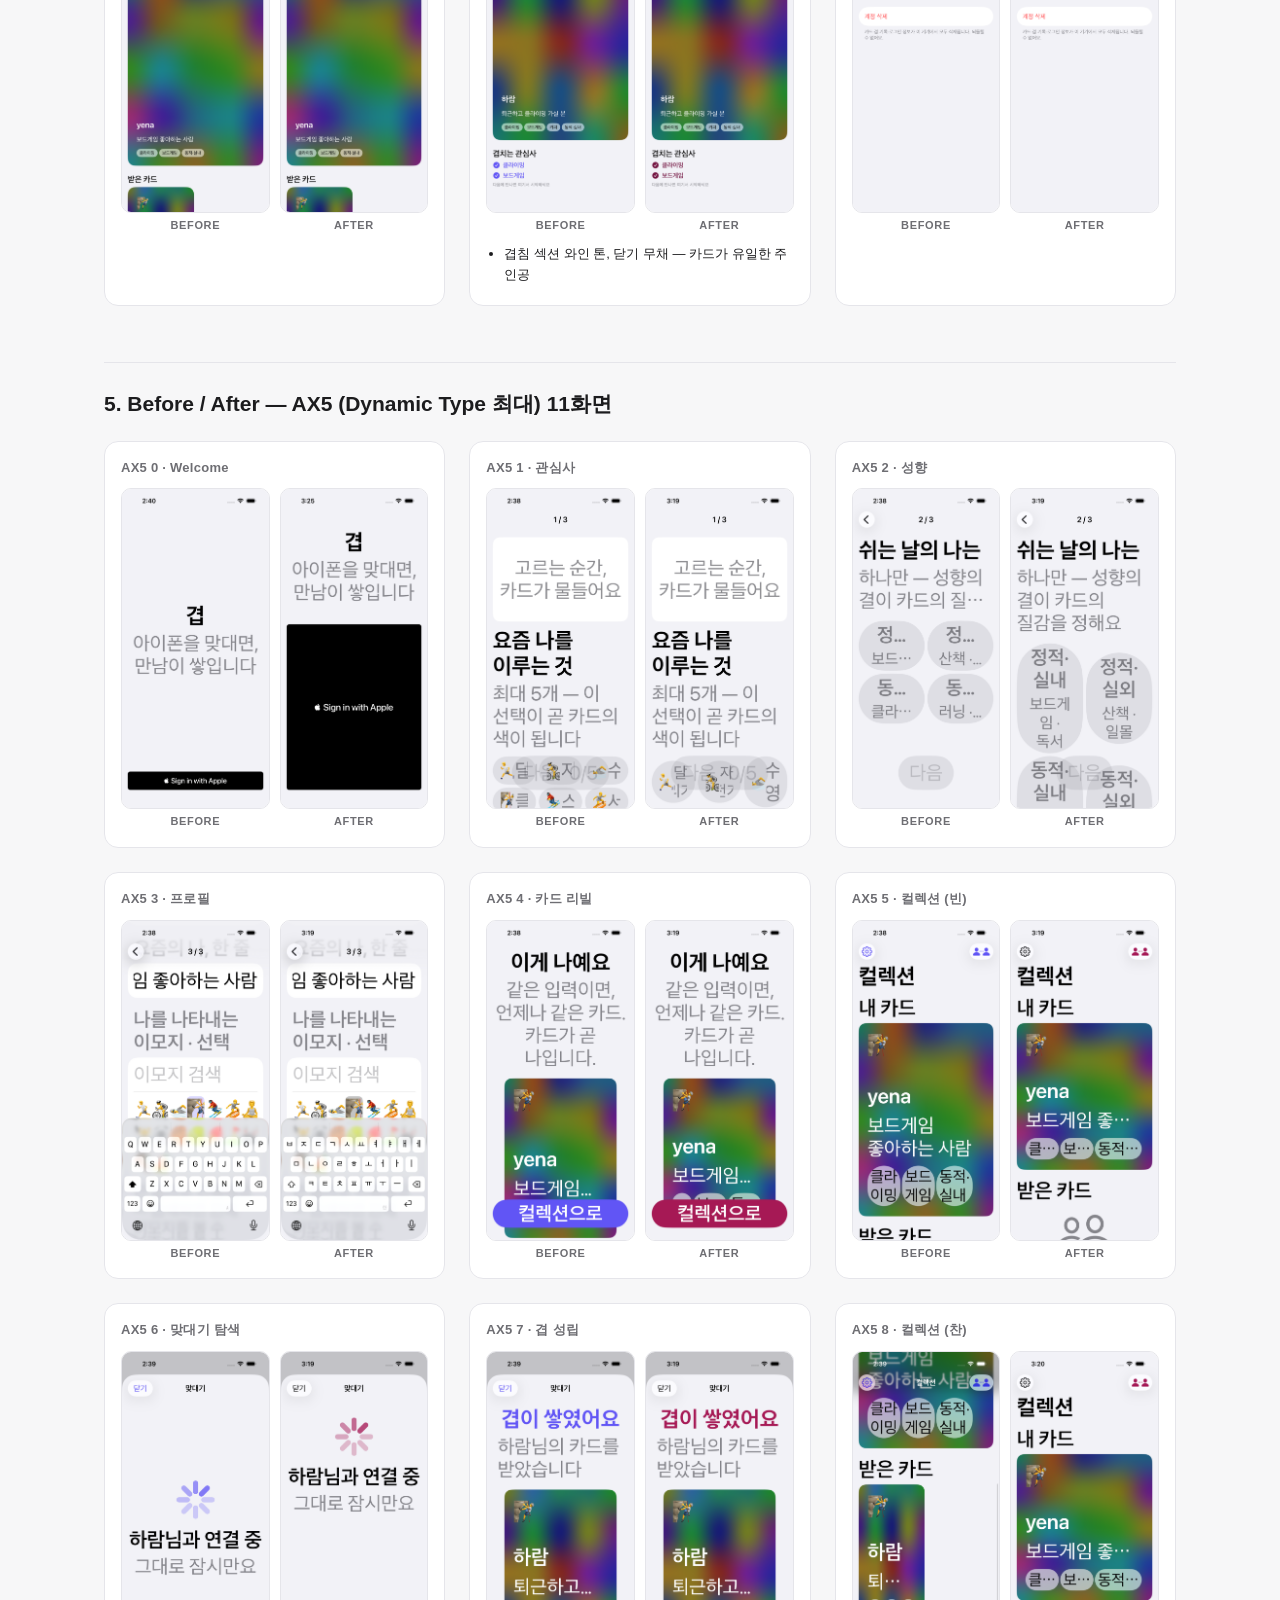
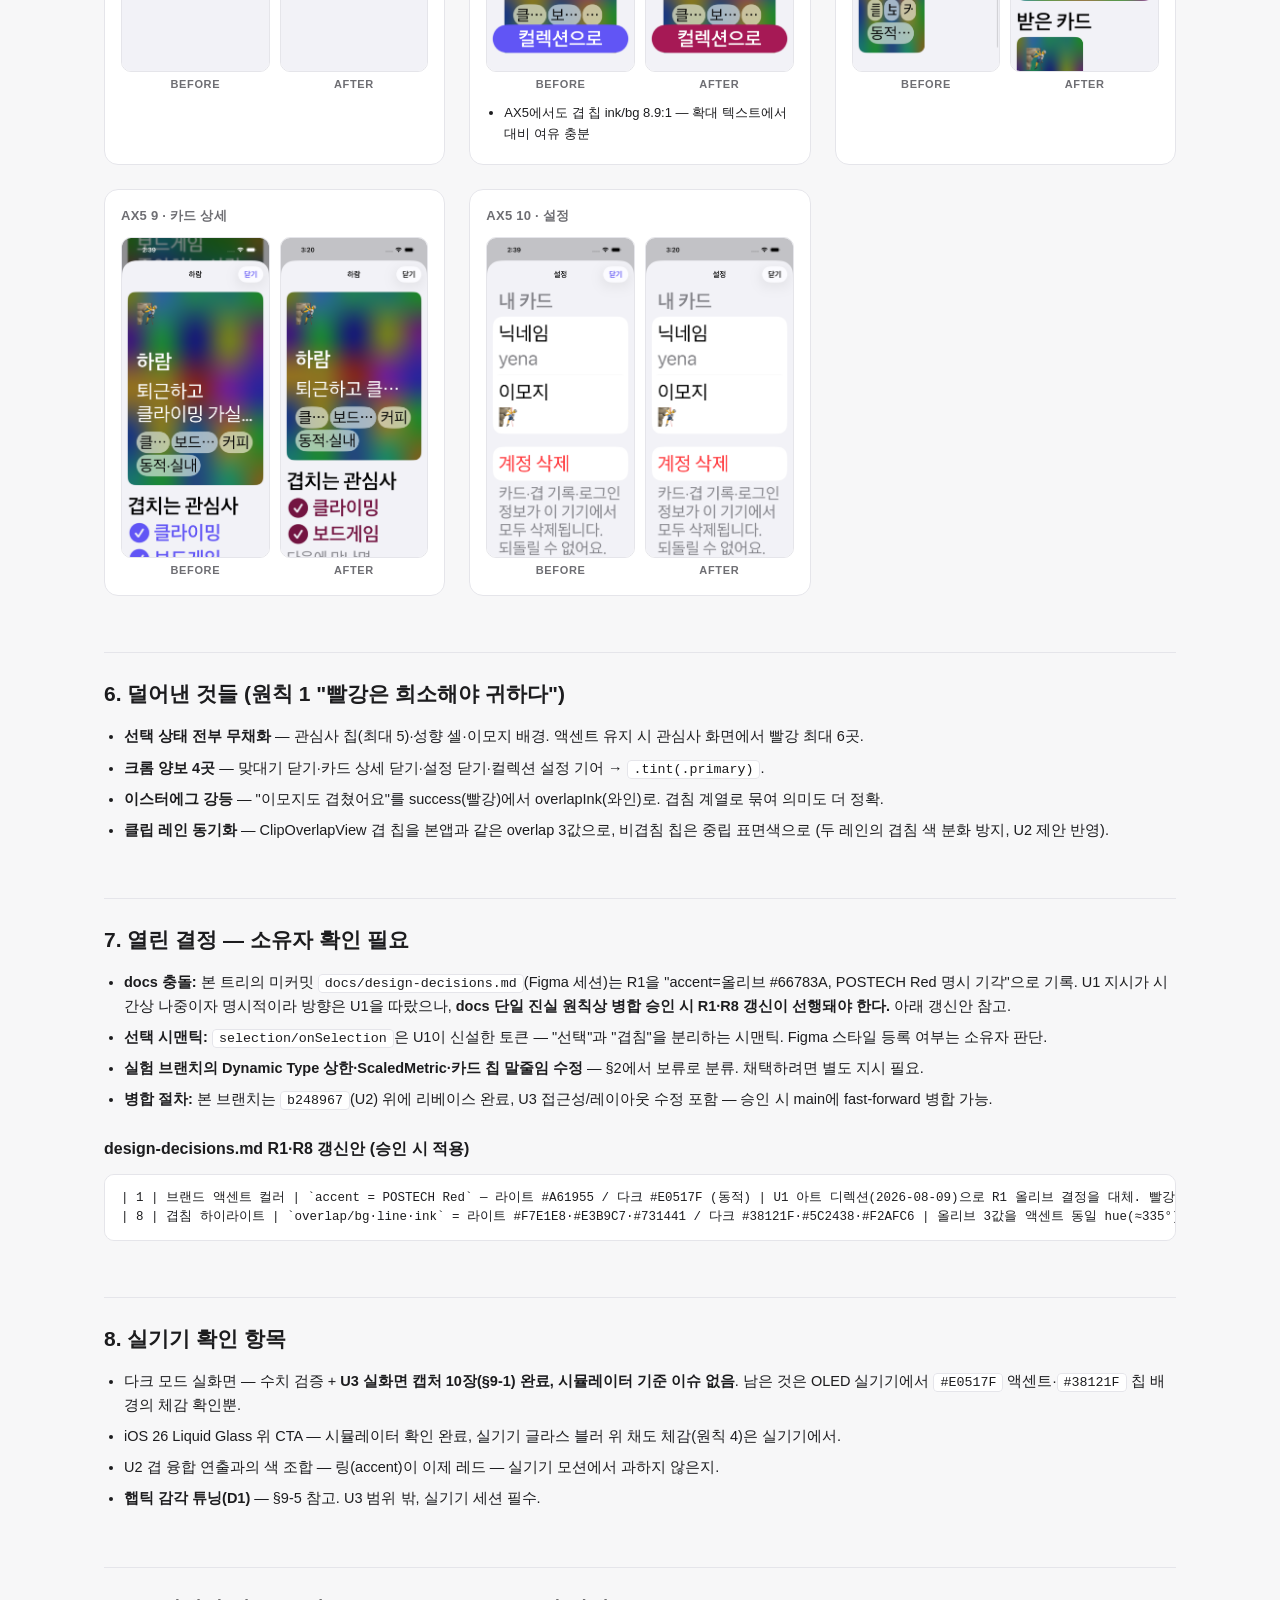
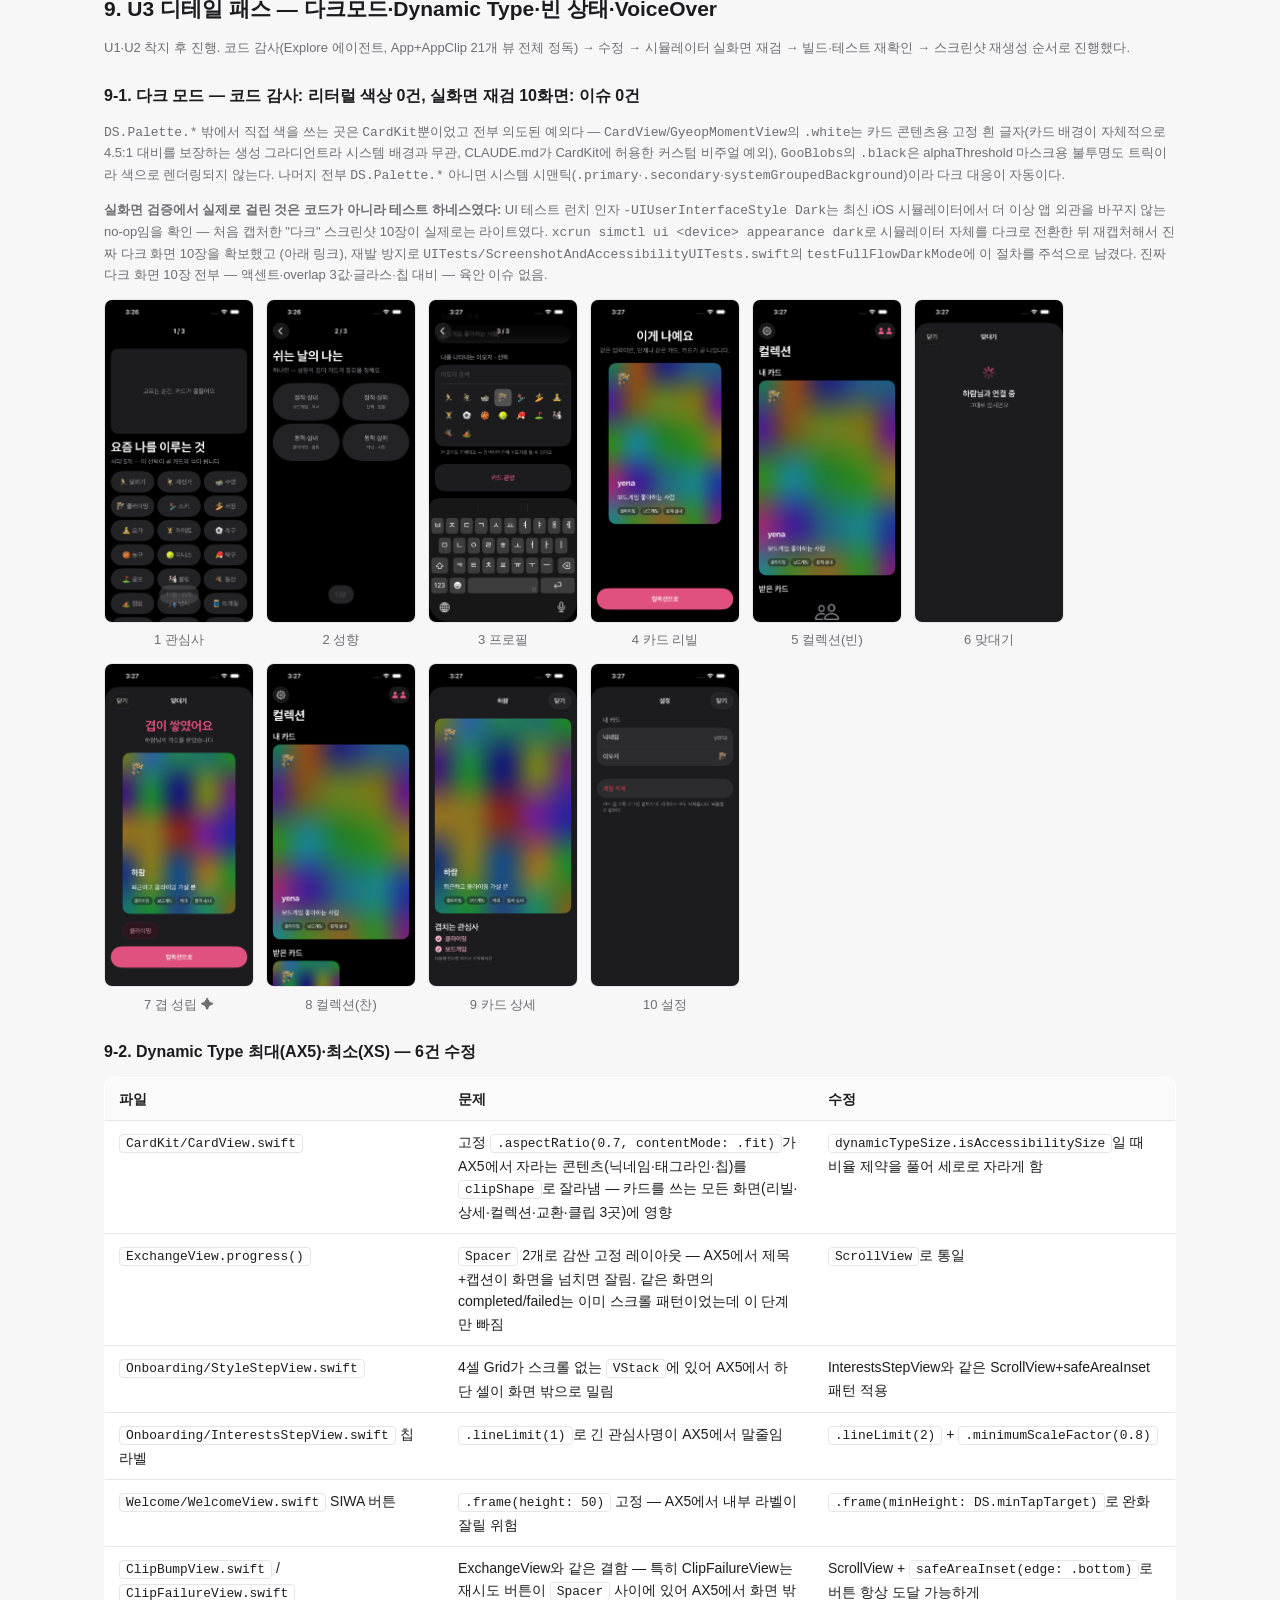
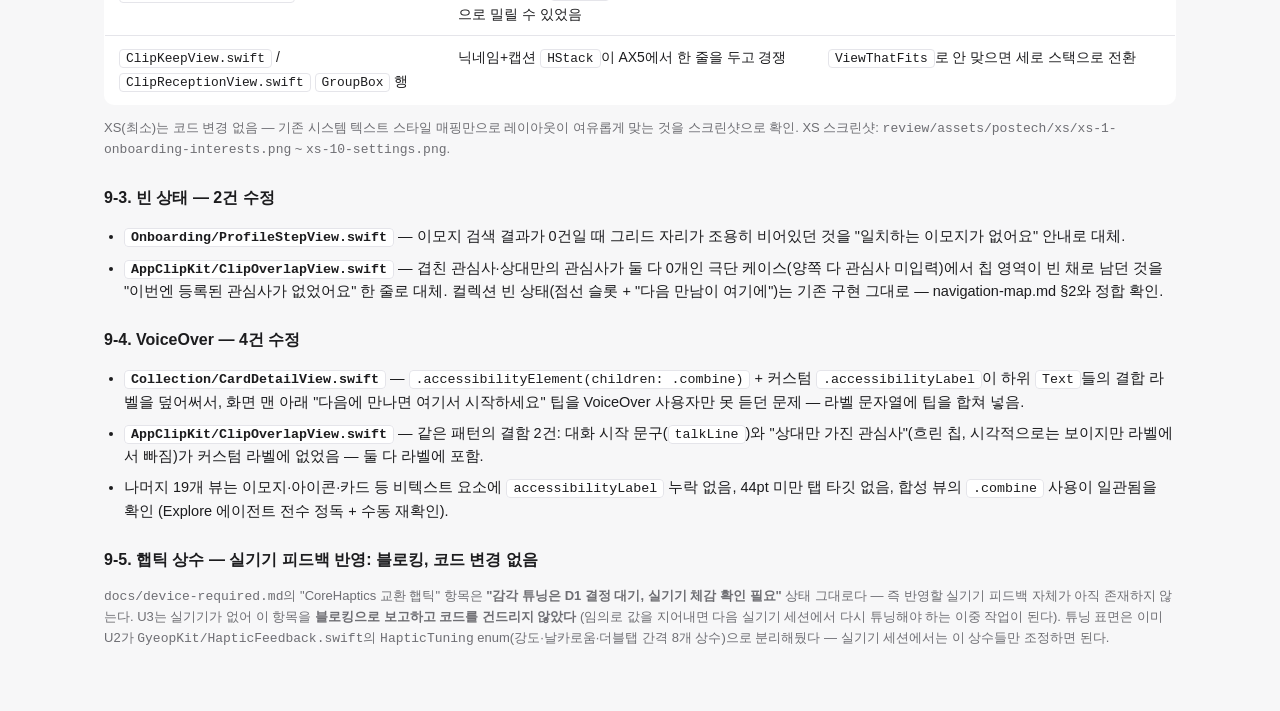
<file: review/ui-review.html>
<!DOCTYPE html>
<html lang="ko">
<head>
<meta charset="utf-8">
<meta name="viewport" content="width=device-width, initial-scale=1">
<title>겹 — U1 아트 디렉션 리뷰 팩 (POSTECH Red)</title>
<style>
  :root {
    --bg: #f7f7f8; --surface: #ffffff; --ink: #1c1c1e; --sub: #6e6e73;
    --accent: #A61955; --ok: #1f7a45; --warn: #8a6d1a; --line: #e5e5ea;
    --wine: #731441; --rose: #F7E1E8;
  }
  * { box-sizing: border-box; }
  body { margin: 0; background: var(--bg); color: var(--ink);
         font-family: -apple-system, "Apple SD Gothic Neo", "Pretendard", sans-serif;
         line-height: 1.6; }
  .wrap { max-width: 1120px; margin: 0 auto; padding: 40px 24px 80px; }
  h1 { font-size: 28px; margin: 0 0 4px; }
  h2 { font-size: 21px; margin: 56px 0 8px; padding-top: 24px; border-top: 1px solid var(--line); }
  h3 { font-size: 16px; margin: 24px 0 6px; }
  .meta { color: var(--sub); font-size: 14px; margin-bottom: 24px; }
  .meta code, td code, li code { background: var(--surface); border: 1px solid var(--line); border-radius: 4px; padding: 1px 6px; font-size: 0.92em; }
  .note { background: #fff8e1; border: 1px solid #eadfa8; border-radius: 10px; padding: 12px 16px; font-size: 14px; }
  table { width: 100%; border-collapse: collapse; background: var(--surface);
          border: 1px solid var(--line); border-radius: 10px; overflow: hidden; font-size: 14px; margin-top: 12px; }
  th, td { text-align: left; padding: 10px 14px; border-bottom: 1px solid var(--line); vertical-align: top; }
  th { background: #fafafa; font-weight: 600; }
  tr:last-child td { border-bottom: none; }
  .ok { color: var(--ok); font-weight: 600; }
  .rej { color: var(--sub); font-weight: 600; }
  .adopt { color: var(--accent); font-weight: 600; }
  .sw { display: inline-block; width: 14px; height: 14px; border-radius: 4px; border: 1px solid rgba(0,0,0,.15);
        vertical-align: -2px; margin-right: 6px; }
  .pair-grid { display: grid; grid-template-columns: repeat(auto-fill, minmax(340px, 1fr)); gap: 24px; margin-top: 20px; }
  .pair { background: var(--surface); border: 1px solid var(--line); border-radius: 14px; padding: 16px; }
  .pair .cap { font-size: 13px; color: var(--sub); margin: 0 0 10px; font-weight: 600; letter-spacing: .02em; }
  .pair .imgs { display: grid; grid-template-columns: 1fr 1fr; gap: 10px; }
  .pair .imgs figure { margin: 0; }
  .pair img { width: 100%; border-radius: 10px; border: 1px solid var(--line); display: block; }
  .pair figcaption { font-size: 11px; color: var(--sub); text-align: center; margin-top: 4px; font-weight: 700; letter-spacing: .06em; }
  .pair ul { margin: 10px 0 0; padding-left: 18px; font-size: 13px; }
  .pair li { margin-bottom: 3px; }
  .single .imgs { grid-template-columns: 1fr 1fr; }
  ul.plain { padding-left: 20px; font-size: 14.5px; }
  ul.plain li { margin-bottom: 8px; }
  .small { font-size: 13px; color: var(--sub); }
  pre.patch { background: var(--surface); border: 1px solid var(--line); border-radius: 10px;
              padding: 14px 16px; font-size: 12.5px; overflow-x: auto; line-height: 1.5; }
</style>
</head>
<body>
<div class="wrap">

<h1>겹 — U1 아트 디렉션 + U3 디테일 패스 리뷰 팩 <span style="color:var(--accent)">POSTECH Red</span></h1>
<p class="meta">
  2026-08-09 · U1(팔레트) + U3(디테일 패스) 세션 · 브랜치 <code>design/u1-postech-red</code> (베이스: <code>b248967</code> U2 시그니처 폴리시)<br>
  촬영: iPhone 17 Pro 전용 클론 시뮬레이터 (iOS 26.5) · UI 테스트 자동 캡처 — default 13(선택 상태 2컷 포함)
  + AX5 11 + <b>XS 10(U3 신규)</b> + <b>다크 모드 10(U3 신규)</b><br>
  <span class="note" style="display:inline-block; margin-top:8px;">본 트리에서 U1이 워크트리(<code>.claude/worktrees/u1-postech-red</code>)로 격리 수행,
  U3가 같은 워크트리에서 디테일 패스 진행. before = <code>b248967</code>(인디고, U2 모션 포함) 그대로, after = +U1 팔레트 +U3 접근성/레이아웃 수정.
  <b>main 병합은 소유자 승인 후.</b></span>
</p>

<h2>0. 검증 결과</h2>
<table>
  <tr><th>항목</th><th>결과</th></tr>
  <tr><td>Packages/GyeopPackages <code>swift test</code> (65개, DesignSystem 토큰 변경 반영)</td><td class="ok">전부 통과</td></tr>
  <tr><td>AppClip/AppClipKit <code>swift test</code> (16개)</td><td class="ok">전부 통과</td></tr>
  <tr><td><code>xcodebuild</code> Gyeop 스킴 — 빌드 + UI 테스트 (풀 플로우 default/AX5 · Welcome 2종 · 선택 상태 캡처)</td><td class="ok">전부 통과</td></tr>
  <tr><td><code>xcodebuild</code> GyeopClip 스킴 — 빌드 (ClipOverlapView 칩 재배선 반영)</td><td class="ok">통과</td></tr>
  <tr><td>before/after 스크린샷 — 동일 시뮬레이터·동일 테스트 경로로 각 22장 재생성</td><td class="ok">완료</td></tr>
  <tr><td>U3: <code>swift test</code> 재확인(65+16개, U3 접근성 수정 반영) + <code>xcodebuild</code> 빌드 + OnboardingFlowUITests·ExchangeFailureUITests 회귀</td><td class="ok">전부 통과</td></tr>
  <tr><td>U3: 다크 모드 10화면 + XS(최소 Dynamic Type) 10화면 신규 캡처 · 심사용 6.9" 세트 10장 재생성</td><td class="ok">완료</td></tr>
</table>

<h2>1. 토큰 결정 — 값은 전부 <code>Tokens.swift</code>에만</h2>
<table>
  <tr><th>토큰</th><th>라이트</th><th>다크</th><th>대비 (WCAG)</th><th>근거</th></tr>
  <tr>
    <td><code>accent</code> (브랜드)</td>
    <td><span class="sw" style="background:#A61955"></span><code>#A61955</code></td>
    <td><span class="sw" style="background:#E0517F"></span><code>#E0517F</code></td>
    <td>흰 배경 7.3:1 · 다크 표면(#1C1C1E) 4.6:1</td>
    <td>POSTECH Red 원색이 아닌 저채도 딥 레드 — 글라스 위에서 가라앉는다(원칙 4). 다크는 시스템 레드(#FF3B30→#FF453A)처럼 명도를 들어올린 동일 hue(≈335°) 값.</td>
  </tr>
  <tr>
    <td><code>overlapBg / overlapLine / overlapInk</code><br>(겹침 하이라이트 3값)</td>
    <td><span class="sw" style="background:#F7E1E8"></span><code>#F7E1E8</code> · <span class="sw" style="background:#E3B9C7"></span><code>#E3B9C7</code> · <span class="sw" style="background:#731441"></span><code>#731441</code></td>
    <td><span class="sw" style="background:#38121F"></span><code>#38121F</code> · <span class="sw" style="background:#5C2438"></span><code>#5C2438</code> · <span class="sw" style="background:#F2AFC6"></span><code>#F2AFC6</code></td>
    <td>ink/bg 라이트 <b>8.9:1</b> · 다크 <b>9.2:1</b><br>ink/화면배경 9.9:1 · 9.5:1<br><span class="small">(요구 4.5:1, line은 장식 테두리라 비대상)</span></td>
    <td>올리브(<code>#E1E7CC/#C6D19E/#45521F</code>, Figma <code>overlap/*</code>)를 액센트와 같은 hue의 웜 레드 패밀리로 재조율(원칙 2). 액센트와는 명도·채도로 위계 분리 — 하이라이트는 와인 톤, 축하·CTA만 선명한 빨강.</td>
  </tr>
  <tr>
    <td><code>selection / onSelection</code> (신규)</td>
    <td colspan="2"><code>Color.primary</code> / <code>systemBackground</code> (시스템 시맨틱 — 자동 반전)</td>
    <td>시스템 잉크 — 최대 대비</td>
    <td>선택 상태(칩·성향 셀·이모지)는 무채 잉크 채움 — 프로토타입 <code>chip[aria-pressed]</code> 관습. 선택을 액센트로 칠하면 칩 5개 선택 시 화면이 빨강으로 넘친다(원칙 1).</td>
  </tr>
  <tr>
    <td><code>success</code></td>
    <td colspan="2"><code>= accent</code> (유지)</td>
    <td>—</td>
    <td>"겹 성립" 순간이 곧 브랜드 빨강이 허락된 자리(원칙 1). 실험 브랜치의 teal 분리는 기각 — 빨강의 자리를 뺏으면 액센트가 CTA 전용색으로 격하된다.</td>
  </tr>
</table>
<p class="small">다크 값은 수치 검증(대비 계산)까지 완료, 실화면 다크 모드 스크린샷은 본 팩 범위 밖(실기기 확인 목록 참고).</p>

<h2>2. 실험 브랜치 파일별 판단 (<code>design/postech-palette-experiment</code>, 13개)</h2>
<table>
  <tr><th>파일</th><th>판단</th><th>이유</th></tr>
  <tr><td><code>DesignSystem/Tokens.swift</code></td><td class="adopt">부분 채택</td><td>POSTECH Red 액센트만. 실험의 단일 고정값 대신 라이트·다크 동적 값으로 재작성. <b>기각:</b> secondaryAccent(Orange)·gold·mint·teal — 빨강 희소성·YAGNI. success=teal 분리 기각(위 표). heroTitleStyle(40pt heavy) 기각 — 시각 기준(프로토타입) 밖 신규 타이포.</td></tr>
  <tr><td><code>CardKit/CardAmbientBackground.swift</code> (신규)</td><td class="rej">기각</td><td>화면 전체 파스텔 앰비언트 배경 — 화면 구성 변경이자 "화면의 95%는 무채 크롬" 원칙 정면 위반.</td></tr>
  <tr><td><code>CardRevealView / CardDetailView / CollectionView</code> 배경·타이포 변경</td><td class="rej">기각</td><td>앰비언트 배경 적용 + heroTitle — 위와 동일 사유.</td></tr>
  <tr><td><code>ExchangeView / StyleStepView / WelcomeView</code> heroTitle</td><td class="rej">기각</td><td>동일.</td></tr>
  <tr><td><code>InterestsStepView / CollectionView</code> @ScaledMetric 그리드</td><td class="rej">기각 (보류)</td><td>레이아웃 견고성 개선이지 팔레트가 아님 — U1 범위 밖. 별도 채택 가치는 있음.</td></tr>
  <tr><td><code>GyeopApp.swift</code> Dynamic Type 상한(xxxLarge)</td><td class="rej">기각</td><td>CLAUDE.md Dynamic Type 원칙과 충돌 + AX5 UI 테스트를 무의미하게 만듦. "사용자 직접 지시" 주석이 있으나 U1 지시문에 없음 — 소유자 확인 필요.</td></tr>
  <tr><td><code>CardKit/CardView.swift</code> 칩 minimumScaleFactor</td><td class="rej">기각 (보류)</td><td>카드 콘텐츠는 불변(원칙 3). 카드 칩 말줄임 이슈는 실재(보조 컷 참고) — 별도 결정 대상.</td></tr>
  <tr><td><code>UITests/ScreenshotAndAccessibilityUITests.swift</code></td><td class="adopt">부분 채택</td><td>Welcome 2컷만 이식. <b>파일 통째 채택은 불가</b> — 브랜치 원본은 R4 이전 플로우(성향 원탭 진행)라 현행 앱에서 테스트가 깨진다(재현 확인함).</td></tr>
  <tr><td><code>UITests/ExchangeFailureUITests.swift</code> 캡처 추가</td><td class="rej">기각</td><td>22장 인벤토리 구성 밖 + R4 이전 플로우 코드. 실패 화면 캡처가 필요해지면 현행 플로우로 재작성해야 함.</td></tr>
</table>

<h2>3. 화면별 빨강 감사 — "빨강이 3곳 이상이면 실패"</h2>
<table>
  <tr><th>화면</th><th>선명한 빨강(accent)</th><th>개수</th><th>비고</th></tr>
  <tr><td>0 Welcome</td><td>없음 (SIWA 검정 버튼)</td><td>0</td><td class="ok">통과</td></tr>
  <tr><td>1 관심사 (선택 중)</td><td>CTA 「다음 · n/5」</td><td>1</td><td class="ok">선택 칩은 무채 잉크로 전환 — 이전엔 선택 5개+CTA=최대 6곳</td></tr>
  <tr><td>2 성향</td><td>CTA 「다음」</td><td>1</td><td class="ok">선택 셀 무채 잉크</td></tr>
  <tr><td>3 프로필</td><td>CTA 「카드 완성」</td><td>1</td><td class="ok">이모지 선택 배경 무채화</td></tr>
  <tr><td>4 카드 리빌</td><td>CTA 「컬렉션으로」</td><td>1</td><td class="ok">카드가 주인공</td></tr>
  <tr><td>5·8 컬렉션</td><td>맞대기 아이콘</td><td>1</td><td class="ok">주인공 액션 하나만 — 설정 기어는 무채로 양보</td></tr>
  <tr><td>6 맞대기 탐색</td><td>없음</td><td>0</td><td class="ok">닫기 무채</td></tr>
  <tr><td>7 겹 성립 ✦</td><td>제목 「겹이 쌓였어요」 + CTA</td><td>2</td><td class="ok">겹 칩·이스터에그는 와인 톤(overlap) — 빨강의 순간이되 넘치지 않게. U2 융합 연출 링도 accent라 순간 전체가 한 색.</td></tr>
  <tr><td>9 카드 상세</td><td>없음</td><td>0</td><td class="ok">닫기 무채 + 겹침 섹션 와인 톤 — 크롬이 카드에 양보(원칙 3)</td></tr>
  <tr><td>10 설정</td><td>없음 (계정 삭제는 systemRed 파괴적 액션)</td><td>0</td><td class="ok">닫기 무채 — 브랜드 레드와 위험 레드가 섞이지 않게</td></tr>
</table>
<p class="small">원칙 3(카드와 크롬 충돌) 확인: 카드가 등장하는 4개 화면(리빌·컬렉션·상세·겹 성립) 전부에서 크롬 빨강 0~2곳으로 유지.
카드 그라디언트는 시드 기반 랜덤이라 붉은 카드가 나올 수 있으나, 크롬 빨강이 제목·CTA 위치에 고정돼 있어 카드 영역과 겹치지 않는다.</p>

<h2>4. Before / After — default 11화면 + 선택 상태 보조 2컷</h2>
<div class="pair-grid">
  <div class="pair"><p class="cap">0 · Welcome</p><div class="imgs">
    <figure><img src="assets/postech/before/default-0-welcome.png" alt="before"><figcaption>BEFORE</figcaption></figure>
    <figure><img src="assets/postech/after/default-0-welcome.png" alt="after"><figcaption>AFTER</figcaption></figure></div>
    <ul><li>변화 없음이 정답인 화면 — 로그인 게이트에 브랜드색 불사용</li></ul></div>
  <div class="pair"><p class="cap">1 · 관심사 (진입)</p><div class="imgs">
    <figure><img src="assets/postech/before/default-1-onboarding-interests.png" alt="before"><figcaption>BEFORE</figcaption></figure>
    <figure><img src="assets/postech/after/default-1-onboarding-interests.png" alt="after"><figcaption>AFTER</figcaption></figure></div></div>
  <div class="pair"><p class="cap">1b · 관심사 선택 상태 (보조 컷 · after만)</p><div class="imgs">
    <figure><img src="assets/postech/after/default-1b-interests-selected.png" alt="after selected"><figcaption>AFTER</figcaption></figure>
    <figure><img src="assets/postech/after/default-2b-style-selected.png" alt="after style selected"><figcaption>AFTER (성향)</figcaption></figure></div>
    <ul><li>선택 칩 = 무채 잉크 채움(프로토타입 관습), 화면의 빨강은 CTA 하나</li>
    <li>before의 선택 상태는 인디고 틴트 칩(스틸 인벤토리에 없어 코드 diff로 갈음)</li>
    <li>카드 안 칩 「클라이밍」 말줄임 — 기존 이슈, U1 범위 밖(§2 CardView 보류 항목)</li></ul></div>
  <div class="pair"><p class="cap">2 · 성향</p><div class="imgs">
    <figure><img src="assets/postech/before/default-2-onboarding-style.png" alt="before"><figcaption>BEFORE</figcaption></figure>
    <figure><img src="assets/postech/after/default-2-onboarding-style.png" alt="after"><figcaption>AFTER</figcaption></figure></div></div>
  <div class="pair"><p class="cap">3 · 프로필</p><div class="imgs">
    <figure><img src="assets/postech/before/default-3-onboarding-profile.png" alt="before"><figcaption>BEFORE</figcaption></figure>
    <figure><img src="assets/postech/after/default-3-onboarding-profile.png" alt="after"><figcaption>AFTER</figcaption></figure></div>
    <ul><li>「카드 완성」 CTA만 레드 — 이모지 선택 배경은 무채</li></ul></div>
  <div class="pair"><p class="cap">4 · 카드 리빌</p><div class="imgs">
    <figure><img src="assets/postech/before/default-4-card-reveal.png" alt="before"><figcaption>BEFORE</figcaption></figure>
    <figure><img src="assets/postech/after/default-4-card-reveal.png" alt="after"><figcaption>AFTER</figcaption></figure></div></div>
  <div class="pair"><p class="cap">5 · 컬렉션 (빈)</p><div class="imgs">
    <figure><img src="assets/postech/before/default-5-collection-empty.png" alt="before"><figcaption>BEFORE</figcaption></figure>
    <figure><img src="assets/postech/after/default-5-collection-empty.png" alt="after"><figcaption>AFTER</figcaption></figure></div>
    <ul><li>설정 기어 무채로 양보 — 맞대기 아이콘 하나만 레드</li></ul></div>
  <div class="pair"><p class="cap">6 · 맞대기 탐색</p><div class="imgs">
    <figure><img src="assets/postech/before/default-6-exchange-searching.png" alt="before"><figcaption>BEFORE</figcaption></figure>
    <figure><img src="assets/postech/after/default-6-exchange-searching.png" alt="after"><figcaption>AFTER</figcaption></figure></div></div>
  <div class="pair"><p class="cap">7 · 겹 성립 ✦ 핵심 화면</p><div class="imgs">
    <figure><img src="assets/postech/before/default-7-exchange-completed.png" alt="before"><figcaption>BEFORE</figcaption></figure>
    <figure><img src="assets/postech/after/default-7-exchange-completed.png" alt="after"><figcaption>AFTER</figcaption></figure></div>
    <ul><li>제목·CTA = POSTECH Red, 겹 칩 = 로즈 bg/와인 ink/라인 테두리(3값)</li>
    <li>닫기 무채 — before의 인디고 3곳 → after 선명한 빨강 2곳 + 와인 하이라이트</li></ul></div>
  <div class="pair"><p class="cap">8 · 컬렉션 (찬)</p><div class="imgs">
    <figure><img src="assets/postech/before/default-8-collection-filled.png" alt="before"><figcaption>BEFORE</figcaption></figure>
    <figure><img src="assets/postech/after/default-8-collection-filled.png" alt="after"><figcaption>AFTER</figcaption></figure></div></div>
  <div class="pair"><p class="cap">9 · 카드 상세</p><div class="imgs">
    <figure><img src="assets/postech/before/default-9-card-detail.png" alt="before"><figcaption>BEFORE</figcaption></figure>
    <figure><img src="assets/postech/after/default-9-card-detail.png" alt="after"><figcaption>AFTER</figcaption></figure></div>
    <ul><li>겹침 섹션 와인 톤, 닫기 무채 — 카드가 유일한 주인공</li></ul></div>
  <div class="pair"><p class="cap">10 · 설정</p><div class="imgs">
    <figure><img src="assets/postech/before/default-10-settings.png" alt="before"><figcaption>BEFORE</figcaption></figure>
    <figure><img src="assets/postech/after/default-10-settings.png" alt="after"><figcaption>AFTER</figcaption></figure></div></div>
</div>

<h2>5. Before / After — AX5 (Dynamic Type 최대) 11화면</h2>
<div class="pair-grid">
  <div class="pair"><p class="cap">AX5 0 · Welcome</p><div class="imgs">
    <figure><img src="assets/postech/before/ax5-0-welcome.png" alt=""><figcaption>BEFORE</figcaption></figure>
    <figure><img src="assets/postech/after/ax5-0-welcome.png" alt=""><figcaption>AFTER</figcaption></figure></div></div>
  <div class="pair"><p class="cap">AX5 1 · 관심사</p><div class="imgs">
    <figure><img src="assets/postech/before/ax5-1-onboarding-interests.png" alt=""><figcaption>BEFORE</figcaption></figure>
    <figure><img src="assets/postech/after/ax5-1-onboarding-interests.png" alt=""><figcaption>AFTER</figcaption></figure></div></div>
  <div class="pair"><p class="cap">AX5 2 · 성향</p><div class="imgs">
    <figure><img src="assets/postech/before/ax5-2-onboarding-style.png" alt=""><figcaption>BEFORE</figcaption></figure>
    <figure><img src="assets/postech/after/ax5-2-onboarding-style.png" alt=""><figcaption>AFTER</figcaption></figure></div></div>
  <div class="pair"><p class="cap">AX5 3 · 프로필</p><div class="imgs">
    <figure><img src="assets/postech/before/ax5-3-onboarding-profile.png" alt=""><figcaption>BEFORE</figcaption></figure>
    <figure><img src="assets/postech/after/ax5-3-onboarding-profile.png" alt=""><figcaption>AFTER</figcaption></figure></div></div>
  <div class="pair"><p class="cap">AX5 4 · 카드 리빌</p><div class="imgs">
    <figure><img src="assets/postech/before/ax5-4-card-reveal.png" alt=""><figcaption>BEFORE</figcaption></figure>
    <figure><img src="assets/postech/after/ax5-4-card-reveal.png" alt=""><figcaption>AFTER</figcaption></figure></div></div>
  <div class="pair"><p class="cap">AX5 5 · 컬렉션 (빈)</p><div class="imgs">
    <figure><img src="assets/postech/before/ax5-5-collection-empty.png" alt=""><figcaption>BEFORE</figcaption></figure>
    <figure><img src="assets/postech/after/ax5-5-collection-empty.png" alt=""><figcaption>AFTER</figcaption></figure></div></div>
  <div class="pair"><p class="cap">AX5 6 · 맞대기 탐색</p><div class="imgs">
    <figure><img src="assets/postech/before/ax5-6-exchange-searching.png" alt=""><figcaption>BEFORE</figcaption></figure>
    <figure><img src="assets/postech/after/ax5-6-exchange-searching.png" alt=""><figcaption>AFTER</figcaption></figure></div></div>
  <div class="pair"><p class="cap">AX5 7 · 겹 성립</p><div class="imgs">
    <figure><img src="assets/postech/before/ax5-7-exchange-completed.png" alt=""><figcaption>BEFORE</figcaption></figure>
    <figure><img src="assets/postech/after/ax5-7-exchange-completed.png" alt=""><figcaption>AFTER</figcaption></figure></div>
    <ul><li>AX5에서도 겹 칩 ink/bg 8.9:1 — 확대 텍스트에서 대비 여유 충분</li></ul></div>
  <div class="pair"><p class="cap">AX5 8 · 컬렉션 (찬)</p><div class="imgs">
    <figure><img src="assets/postech/before/ax5-8-collection-filled.png" alt=""><figcaption>BEFORE</figcaption></figure>
    <figure><img src="assets/postech/after/ax5-8-collection-filled.png" alt=""><figcaption>AFTER</figcaption></figure></div></div>
  <div class="pair"><p class="cap">AX5 9 · 카드 상세</p><div class="imgs">
    <figure><img src="assets/postech/before/ax5-9-card-detail.png" alt=""><figcaption>BEFORE</figcaption></figure>
    <figure><img src="assets/postech/after/ax5-9-card-detail.png" alt=""><figcaption>AFTER</figcaption></figure></div></div>
  <div class="pair"><p class="cap">AX5 10 · 설정</p><div class="imgs">
    <figure><img src="assets/postech/before/ax5-10-settings.png" alt=""><figcaption>BEFORE</figcaption></figure>
    <figure><img src="assets/postech/after/ax5-10-settings.png" alt=""><figcaption>AFTER</figcaption></figure></div></div>
</div>

<h2>6. 덜어낸 것들 (원칙 1 "빨강은 희소해야 귀하다")</h2>
<ul class="plain">
  <li><b>선택 상태 전부 무채화</b> — 관심사 칩(최대 5)·성향 셀·이모지 배경. 액센트 유지 시 관심사 화면에서 빨강 최대 6곳.</li>
  <li><b>크롬 양보 4곳</b> — 맞대기 닫기·카드 상세 닫기·설정 닫기·컬렉션 설정 기어 → <code>.tint(.primary)</code>.</li>
  <li><b>이스터에그 강등</b> — "이모지도 겹쳤어요"를 success(빨강)에서 overlapInk(와인)로. 겹침 계열로 묶여 의미도 더 정확.</li>
  <li><b>클립 레인 동기화</b> — ClipOverlapView 겹 칩을 본앱과 같은 overlap 3값으로, 비겹침 칩은 중립 표면색으로 (두 레인의 겹침 색 분화 방지, U2 제안 반영).</li>
</ul>

<h2>7. 열린 결정 — 소유자 확인 필요</h2>
<ul class="plain">
  <li><b>docs 충돌:</b> 본 트리의 미커밋 <code>docs/design-decisions.md</code>(Figma 세션)는 R1을 "accent=올리브 #66783A, POSTECH Red 명시 기각"으로 기록.
      U1 지시가 시간상 나중이자 명시적이라 방향은 U1을 따랐으나, <b>docs 단일 진실 원칙상 병합 승인 시 R1·R8 갱신이 선행돼야 한다.</b> 아래 갱신안 참고.</li>
  <li><b>선택 시맨틱:</b> <code>selection/onSelection</code>은 U1이 신설한 토큰 — "선택"과 "겹침"을 분리하는 시맨틱. Figma 스타일 등록 여부는 소유자 판단.</li>
  <li><b>실험 브랜치의 Dynamic Type 상한·ScaledMetric·카드 칩 말줄임 수정</b> — §2에서 보류로 분류. 채택하려면 별도 지시 필요.</li>
  <li><b>병합 절차:</b> 본 브랜치는 <code>b248967</code>(U2) 위에 리베이스 완료, U3 접근성/레이아웃 수정 포함 — 승인 시 main에 fast-forward 병합 가능.</li>
</ul>

<h3>design-decisions.md R1·R8 갱신안 (승인 시 적용)</h3>
<pre class="patch">| 1 | 브랜드 액센트 컬러 | `accent = POSTECH Red` — 라이트 #A61955 / 다크 #E0517F (동적) | U1 아트 디렉션(2026-08-09)으로 R1 올리브 결정을 대체. 빨강은 "겹 성립" 순간·프라이머리 CTA에만 — 선택 상태는 무채(selection), 겹침 하이라이트는 overlap 3값. 흰 배경 대비 7.3:1. |
| 8 | 겹침 하이라이트 | `overlap/bg·line·ink` = 라이트 #F7E1E8·#E3B9C7·#731441 / 다크 #38121F·#5C2438·#F2AFC6 | 올리브 3값을 액센트 동일 hue(≈335°)의 웜 레드 패밀리로 재조율. ink/bg 대비 라이트 8.9:1·다크 9.2:1 (AA). 0.3s 순차 페이드인은 유지(U2 구현). |</pre>

<h2>8. 실기기 확인 항목</h2>
<ul class="plain">
  <li>다크 모드 실화면 — 수치 검증 + <b>U3 실화면 캡처 10장(§9-1) 완료, 시뮬레이터 기준 이슈 없음</b>. 남은 것은 OLED 실기기에서 <code>#E0517F</code> 액센트·<code>#38121F</code> 칩 배경의 체감 확인뿐.</li>
  <li>iOS 26 Liquid Glass 위 CTA — 시뮬레이터 확인 완료, 실기기 글라스 블러 위 채도 체감(원칙 4)은 실기기에서.</li>
  <li>U2 겹 융합 연출과의 색 조합 — 링(accent)이 이제 레드 — 실기기 모션에서 과하지 않은지.</li>
  <li><b>햅틱 감각 튜닝(D1)</b> — §9-5 참고. U3 범위 밖, 실기기 세션 필수.</li>
</ul>

<h2>9. U3 디테일 패스 — 다크모드·Dynamic Type·빈 상태·VoiceOver</h2>
<p class="small">U1·U2 착지 후 진행. 코드 감사(Explore 에이전트, App+AppClip 21개 뷰 전체 정독) → 수정 →
시뮬레이터 실화면 재검 → 빌드·테스트 재확인 → 스크린샷 재생성 순서로 진행했다.</p>

<h3>9-1. 다크 모드 — 코드 감사: 리터럴 색상 0건, 실화면 재검 10화면: 이슈 0건</h3>
<p class="small">
  <code>DS.Palette.*</code> 밖에서 직접 색을 쓰는 곳은 <code>CardKit</code>뿐이었고 전부 의도된 예외다 —
  <code>CardView</code>/<code>GyeopMomentView</code>의 <code>.white</code>는 카드 콘텐츠용 고정 흰 글자(카드 배경이 자체적으로
  4.5:1 대비를 보장하는 생성 그라디언트라 시스템 배경과 무관, CLAUDE.md가 CardKit에 허용한 커스텀 비주얼 예외),
  <code>GooBlobs</code>의 <code>.black</code>은 alphaThreshold 마스크용 불투명도 트릭이라 색으로 렌더링되지 않는다.
  나머지 전부 <code>DS.Palette.*</code> 아니면 시스템 시맨틱(<code>.primary</code>·<code>.secondary</code>·<code>systemGroupedBackground</code>)이라
  다크 대응이 자동이다.
</p>
<p class="small">
  <b>실화면 검증에서 실제로 걸린 것은 코드가 아니라 테스트 하네스였다:</b> UI 테스트 런치 인자
  <code>-UIUserInterfaceStyle Dark</code>는 최신 iOS 시뮬레이터에서 더 이상 앱 외관을 바꾸지 않는 no-op임을 확인 —
  처음 캡처한 "다크" 스크린샷 10장이 실제로는 라이트였다. <code>xcrun simctl ui &lt;device&gt; appearance dark</code>로
  시뮬레이터 자체를 다크로 전환한 뒤 재캡처해서 진짜 다크 화면 10장을 확보했고 (아래 링크), 재발 방지로
  <code>UITests/ScreenshotAndAccessibilityUITests.swift</code>의 <code>testFullFlowDarkMode</code>에 이 절차를 주석으로 남겼다.
  진짜 다크 화면 10장 전부 — 액센트·overlap 3값·글라스·칩 대비 — 육안 이슈 없음.
</p>
<div style="display:flex; flex-wrap:wrap; gap:12px; margin-top:12px;">
  <figure style="margin:0; width:150px;"><img src="assets/postech/dark/dark-1-onboarding-interests.png" style="width:100%; border-radius:8px; border:1px solid var(--line);"><figcaption class="small" style="text-align:center;">1 관심사</figcaption></figure>
  <figure style="margin:0; width:150px;"><img src="assets/postech/dark/dark-2-onboarding-style.png" style="width:100%; border-radius:8px; border:1px solid var(--line);"><figcaption class="small" style="text-align:center;">2 성향</figcaption></figure>
  <figure style="margin:0; width:150px;"><img src="assets/postech/dark/dark-3-onboarding-profile.png" style="width:100%; border-radius:8px; border:1px solid var(--line);"><figcaption class="small" style="text-align:center;">3 프로필</figcaption></figure>
  <figure style="margin:0; width:150px;"><img src="assets/postech/dark/dark-4-card-reveal.png" style="width:100%; border-radius:8px; border:1px solid var(--line);"><figcaption class="small" style="text-align:center;">4 카드 리빌</figcaption></figure>
  <figure style="margin:0; width:150px;"><img src="assets/postech/dark/dark-5-collection-empty.png" style="width:100%; border-radius:8px; border:1px solid var(--line);"><figcaption class="small" style="text-align:center;">5 컬렉션(빈)</figcaption></figure>
  <figure style="margin:0; width:150px;"><img src="assets/postech/dark/dark-6-exchange-searching.png" style="width:100%; border-radius:8px; border:1px solid var(--line);"><figcaption class="small" style="text-align:center;">6 맞대기</figcaption></figure>
  <figure style="margin:0; width:150px;"><img src="assets/postech/dark/dark-7-exchange-completed.png" style="width:100%; border-radius:8px; border:1px solid var(--line);"><figcaption class="small" style="text-align:center;">7 겹 성립 ✦</figcaption></figure>
  <figure style="margin:0; width:150px;"><img src="assets/postech/dark/dark-8-collection-filled.png" style="width:100%; border-radius:8px; border:1px solid var(--line);"><figcaption class="small" style="text-align:center;">8 컬렉션(찬)</figcaption></figure>
  <figure style="margin:0; width:150px;"><img src="assets/postech/dark/dark-9-card-detail.png" style="width:100%; border-radius:8px; border:1px solid var(--line);"><figcaption class="small" style="text-align:center;">9 카드 상세</figcaption></figure>
  <figure style="margin:0; width:150px;"><img src="assets/postech/dark/dark-10-settings.png" style="width:100%; border-radius:8px; border:1px solid var(--line);"><figcaption class="small" style="text-align:center;">10 설정</figcaption></figure>
</div>

<h3>9-2. Dynamic Type 최대(AX5)·최소(XS) — 6건 수정</h3>
<table>
  <tr><th>파일</th><th>문제</th><th>수정</th></tr>
  <tr><td><code>CardKit/CardView.swift</code></td>
      <td>고정 <code>.aspectRatio(0.7, contentMode: .fit)</code>가 AX5에서 자라는 콘텐츠(닉네임·태그라인·칩)를 <code>clipShape</code>로 잘라냄 —
      카드를 쓰는 모든 화면(리빌·상세·컬렉션·교환·클립 3곳)에 영향</td>
      <td><code>dynamicTypeSize.isAccessibilitySize</code>일 때 비율 제약을 풀어 세로로 자라게 함</td></tr>
  <tr><td><code>ExchangeView.progress()</code></td>
      <td><code>Spacer</code> 2개로 감싼 고정 레이아웃 — AX5에서 제목+캡션이 화면을 넘치면 잘림. 같은 화면의 completed/failed는 이미 스크롤 패턴이었는데 이 단계만 빠짐</td>
      <td><code>ScrollView</code>로 통일</td></tr>
  <tr><td><code>Onboarding/StyleStepView.swift</code></td>
      <td>4셀 Grid가 스크롤 없는 <code>VStack</code>에 있어 AX5에서 하단 셀이 화면 밖으로 밀림</td>
      <td>InterestsStepView와 같은 ScrollView+safeAreaInset 패턴 적용</td></tr>
  <tr><td><code>Onboarding/InterestsStepView.swift</code> 칩 라벨</td>
      <td><code>.lineLimit(1)</code>로 긴 관심사명이 AX5에서 말줄임</td>
      <td><code>.lineLimit(2)</code> + <code>.minimumScaleFactor(0.8)</code></td></tr>
  <tr><td><code>Welcome/WelcomeView.swift</code> SIWA 버튼</td>
      <td><code>.frame(height: 50)</code> 고정 — AX5에서 내부 라벨이 잘릴 위험</td>
      <td><code>.frame(minHeight: DS.minTapTarget)</code>로 완화</td></tr>
  <tr><td><code>ClipBumpView.swift</code> / <code>ClipFailureView.swift</code></td>
      <td>ExchangeView와 같은 결함 — 특히 ClipFailureView는 재시도 버튼이 <code>Spacer</code> 사이에 있어 AX5에서 화면 밖으로 밀릴 수 있었음</td>
      <td>ScrollView + <code>safeAreaInset(edge: .bottom)</code>로 버튼 항상 도달 가능하게</td></tr>
  <tr><td><code>ClipKeepView.swift</code> / <code>ClipReceptionView.swift</code> <code>GroupBox</code> 행</td>
      <td>닉네임+캡션 <code>HStack</code>이 AX5에서 한 줄을 두고 경쟁</td>
      <td><code>ViewThatFits</code>로 안 맞으면 세로 스택으로 전환</td></tr>
</table>
<p class="small">XS(최소)는 코드 변경 없음 — 기존 시스템 텍스트 스타일 매핑만으로 레이아웃이 여유롭게 맞는 것을 스크린샷으로 확인.
XS 스크린샷: <code>review/assets/postech/xs/xs-1-onboarding-interests.png</code> ~ <code>xs-10-settings.png</code>.</p>

<h3>9-3. 빈 상태 — 2건 수정</h3>
<ul class="plain">
  <li><b><code>Onboarding/ProfileStepView.swift</code></b> — 이모지 검색 결과가 0건일 때 그리드 자리가 조용히 비어있던 것을
      "일치하는 이모지가 없어요" 안내로 대체.</li>
  <li><b><code>AppClipKit/ClipOverlapView.swift</code></b> — 겹친 관심사·상대만의 관심사가 둘 다 0개인 극단 케이스(양쪽 다 관심사
      미입력)에서 칩 영역이 빈 채로 남던 것을 "이번엔 등록된 관심사가 없었어요" 한 줄로 대체.
      컬렉션 빈 상태(점선 슬롯 + "다음 만남이 여기에")는 기존 구현 그대로 — navigation-map.md §2와 정합 확인.</li>
</ul>

<h3>9-4. VoiceOver — 4건 수정</h3>
<ul class="plain">
  <li><b><code>Collection/CardDetailView.swift</code></b> — <code>.accessibilityElement(children: .combine)</code> +
      커스텀 <code>.accessibilityLabel</code>이 하위 <code>Text</code>들의 결합 라벨을 덮어써서, 화면 맨 아래 "다음에 만나면
      여기서 시작하세요" 팁을 VoiceOver 사용자만 못 듣던 문제 — 라벨 문자열에 팁을 합쳐 넣음.</li>
  <li><b><code>AppClipKit/ClipOverlapView.swift</code></b> — 같은 패턴의 결함 2건: 대화 시작 문구(<code>talkLine</code>)와
      "상대만 가진 관심사"(흐린 칩, 시각적으로는 보이지만 라벨에서 빠짐)가 커스텀 라벨에 없었음 — 둘 다 라벨에 포함.</li>
  <li>나머지 19개 뷰는 이모지·아이콘·카드 등 비텍스트 요소에 <code>accessibilityLabel</code> 누락 없음, 44pt 미만 탭 타깃 없음,
      합성 뷰의 <code>.combine</code> 사용이 일관됨을 확인 (Explore 에이전트 전수 정독 + 수동 재확인).</li>
</ul>

<h3>9-5. 햅틱 상수 — 실기기 피드백 반영: 블로킹, 코드 변경 없음</h3>
<p class="small">
  <code>docs/device-required.md</code>의 "CoreHaptics 교환 햅틱" 항목은 <b>"감각 튜닝은 D1 결정 대기, 실기기 체감 확인 필요"</b>
  상태 그대로다 — 즉 반영할 실기기 피드백 자체가 아직 존재하지 않는다. U3는 실기기가 없어 이 항목을 <b>블로킹으로 보고하고
  코드를 건드리지 않았다</b> (임의로 값을 지어내면 다음 실기기 세션에서 다시 튜닝해야 하는 이중 작업이 된다).
  튜닝 표면은 이미 U2가 <code>GyeopKit/HapticFeedback.swift</code>의 <code>HapticTuning</code> enum(강도·날카로움·더블탭 간격
  8개 상수)으로 분리해뒀다 — 실기기 세션에서는 이 상수들만 조정하면 된다.
</p>

</div>
</body>
</html>
</file>
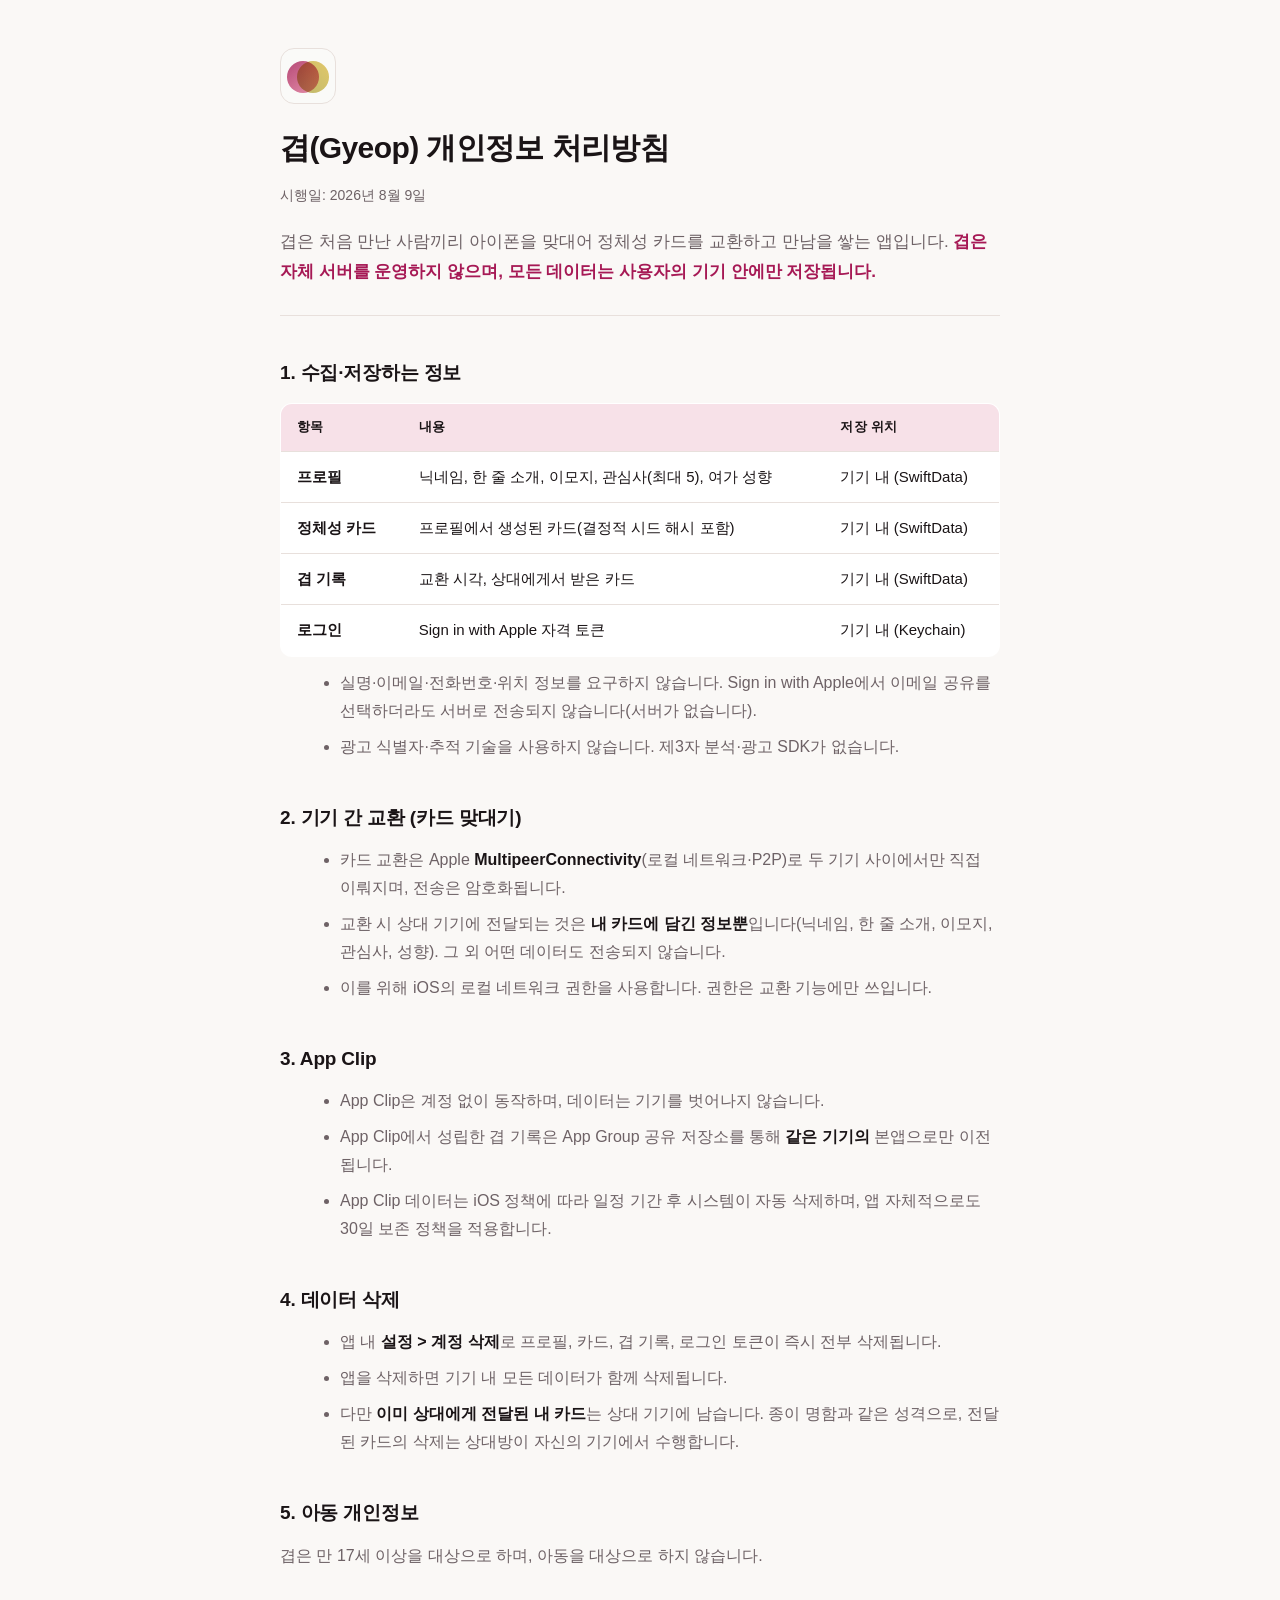
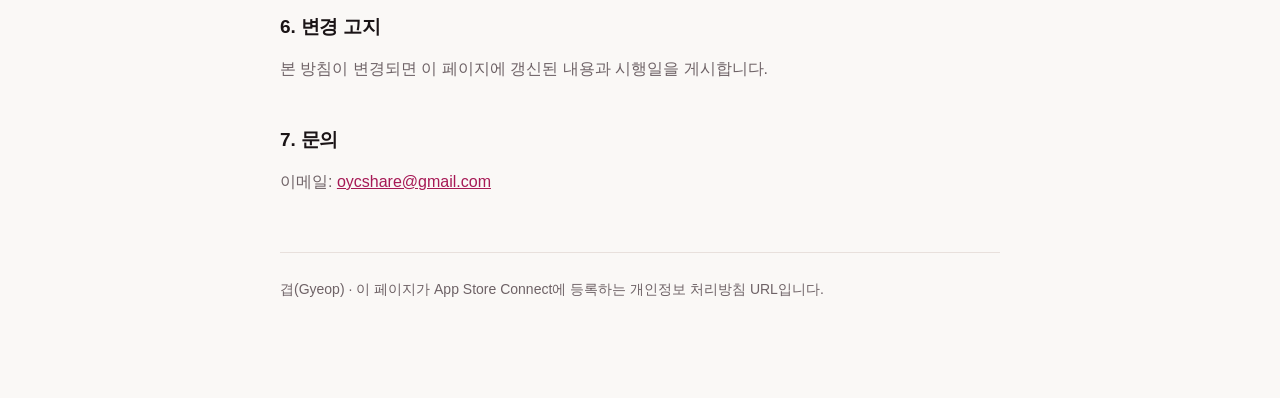
<file: site/privacy.html>
<!doctype html>
<html lang="ko">
<head>
<meta charset="utf-8">
<meta name="viewport" content="width=device-width, initial-scale=1">
<title>겹(Gyeop) 개인정보 처리방침</title>
<meta name="description" content="겹은 자체 서버를 운영하지 않으며, 모든 데이터는 사용자의 기기 안에만 저장됩니다.">
<style>
  :root {
    --bg: #FAF8F6; --surface: #FFFFFF; --ink: #1A1416; --ink2: #6E6266;
    --line: #E8E0DC; --accent: #A61955; --accent-bg: #F7E1E8;
  }
  @media (prefers-color-scheme: dark) {
    :root { --bg: #171315; --surface: #201B1E; --ink: #F2EFED; --ink2: #A8A0A3;
      --line: #332B2F; --accent: #E0517F; --accent-bg: #38121F; }
  }
  * { margin: 0; box-sizing: border-box; }
  body {
    background: var(--bg); color: var(--ink);
    font-family: -apple-system, BlinkMacSystemFont, "Apple SD Gothic Neo",
      "Noto Sans KR", "Segoe UI", sans-serif;
    line-height: 1.75; padding: 48px 20px 96px;
  }
  main { max-width: 720px; margin: 0 auto; }
  header { border-bottom: 1px solid var(--line); padding-bottom: 28px; margin-bottom: 36px; }
  .mark { width: 56px; height: 56px; border-radius: 14px; background: #FAFAF8;
    border: 1px solid var(--line); position: relative; overflow: hidden; margin-bottom: 18px; }
  .mark i { position: absolute; width: 32px; height: 32px; border-radius: 50%;
    top: 12px; mix-blend-mode: multiply; }
  .mark i.me { left: 6px; background: linear-gradient(140deg, rgba(166,25,85,0.78), rgba(224,81,127,0.62)); }
  .mark i.you { right: 6px; background: linear-gradient(230deg, rgba(228,196,88,0.88), rgba(168,164,62,0.74)); }
  h1 { font-size: 30px; font-weight: 800; letter-spacing: -0.02em; }
  .eff { font-size: 14px; color: var(--ink2); margin-top: 8px; }
  .lede { margin-top: 20px; font-size: 17px; }
  .lede b { color: var(--accent); }
  h2 { font-size: 19px; font-weight: 800; margin: 40px 0 12px; letter-spacing: -0.01em; }
  p, li { font-size: 16px; color: var(--ink2); }
  p + p { margin-top: 12px; }
  ul { margin: 12px 0 0 20px; display: grid; gap: 8px; }
  strong { color: var(--ink); }
  .table-wrap { overflow-x: auto; margin-top: 14px; }
  table { border-collapse: collapse; width: 100%; min-width: 480px; background: var(--surface);
    border: 1px solid var(--line); border-radius: 12px; overflow: hidden; }
  th, td { text-align: left; padding: 12px 16px; font-size: 15px; border-bottom: 1px solid var(--line); }
  th { background: var(--accent-bg); color: var(--ink); font-weight: 700; font-size: 13px;
    letter-spacing: 0.02em; }
  tr:last-child td { border-bottom: none; }
  td:first-child { color: var(--ink); font-weight: 600; white-space: nowrap; }
  footer { margin-top: 56px; padding-top: 24px; border-top: 1px solid var(--line);
    font-size: 14px; color: var(--ink2); }
  a { color: var(--accent); }
</style>
</head>
<body>
<main>
  <header>
    <div class="mark" aria-hidden="true"><i class="me"></i><i class="you"></i></div>
    <h1>겹(Gyeop) 개인정보 처리방침</h1>
    <p class="eff">시행일: 2026년 8월 9일</p>
    <p class="lede">겹은 처음 만난 사람끼리 아이폰을 맞대어 정체성 카드를 교환하고 만남을
      쌓는 앱입니다. <b>겹은 자체 서버를 운영하지 않으며, 모든 데이터는 사용자의 기기
      안에만 저장됩니다.</b></p>
  </header>

  <h2>1. 수집·저장하는 정보</h2>
  <div class="table-wrap">
    <table>
      <thead><tr><th>항목</th><th>내용</th><th>저장 위치</th></tr></thead>
      <tbody>
        <tr><td>프로필</td><td>닉네임, 한 줄 소개, 이모지, 관심사(최대 5), 여가 성향</td><td>기기 내 (SwiftData)</td></tr>
        <tr><td>정체성 카드</td><td>프로필에서 생성된 카드(결정적 시드 해시 포함)</td><td>기기 내 (SwiftData)</td></tr>
        <tr><td>겹 기록</td><td>교환 시각, 상대에게서 받은 카드</td><td>기기 내 (SwiftData)</td></tr>
        <tr><td>로그인</td><td>Sign in with Apple 자격 토큰</td><td>기기 내 (Keychain)</td></tr>
      </tbody>
    </table>
  </div>
  <ul>
    <li>실명·이메일·전화번호·위치 정보를 요구하지 않습니다. Sign in with Apple에서 이메일
      공유를 선택하더라도 서버로 전송되지 않습니다(서버가 없습니다).</li>
    <li>광고 식별자·추적 기술을 사용하지 않습니다. 제3자 분석·광고 SDK가 없습니다.</li>
  </ul>

  <h2>2. 기기 간 교환 (카드 맞대기)</h2>
  <ul>
    <li>카드 교환은 Apple <strong>MultipeerConnectivity</strong>(로컬 네트워크·P2P)로 두 기기
      사이에서만 직접 이뤄지며, 전송은 암호화됩니다.</li>
    <li>교환 시 상대 기기에 전달되는 것은 <strong>내 카드에 담긴 정보뿐</strong>입니다(닉네임,
      한 줄 소개, 이모지, 관심사, 성향). 그 외 어떤 데이터도 전송되지 않습니다.</li>
    <li>이를 위해 iOS의 로컬 네트워크 권한을 사용합니다. 권한은 교환 기능에만 쓰입니다.</li>
  </ul>

  <h2>3. App Clip</h2>
  <ul>
    <li>App Clip은 계정 없이 동작하며, 데이터는 기기를 벗어나지 않습니다.</li>
    <li>App Clip에서 성립한 겹 기록은 App Group 공유 저장소를 통해 <strong>같은 기기의</strong>
      본앱으로만 이전됩니다.</li>
    <li>App Clip 데이터는 iOS 정책에 따라 일정 기간 후 시스템이 자동 삭제하며, 앱 자체적으로도
      30일 보존 정책을 적용합니다.</li>
  </ul>

  <h2>4. 데이터 삭제</h2>
  <ul>
    <li>앱 내 <strong>설정 &gt; 계정 삭제</strong>로 프로필, 카드, 겹 기록, 로그인 토큰이 즉시
      전부 삭제됩니다.</li>
    <li>앱을 삭제하면 기기 내 모든 데이터가 함께 삭제됩니다.</li>
    <li>다만 <strong>이미 상대에게 전달된 내 카드</strong>는 상대 기기에 남습니다. 종이 명함과
      같은 성격으로, 전달된 카드의 삭제는 상대방이 자신의 기기에서 수행합니다.</li>
  </ul>

  <h2>5. 아동 개인정보</h2>
  <p>겹은 만 17세 이상을 대상으로 하며, 아동을 대상으로 하지 않습니다.</p>

  <h2>6. 변경 고지</h2>
  <p>본 방침이 변경되면 이 페이지에 갱신된 내용과 시행일을 게시합니다.</p>

  <h2>7. 문의</h2>
  <p>이메일: <a href="mailto:oycshare@gmail.com">oycshare@gmail.com</a></p>

  <footer>겹(Gyeop) · 이 페이지가 App Store Connect에 등록하는 개인정보 처리방침 URL입니다.</footer>
</main>
</body>
</html>
</file>
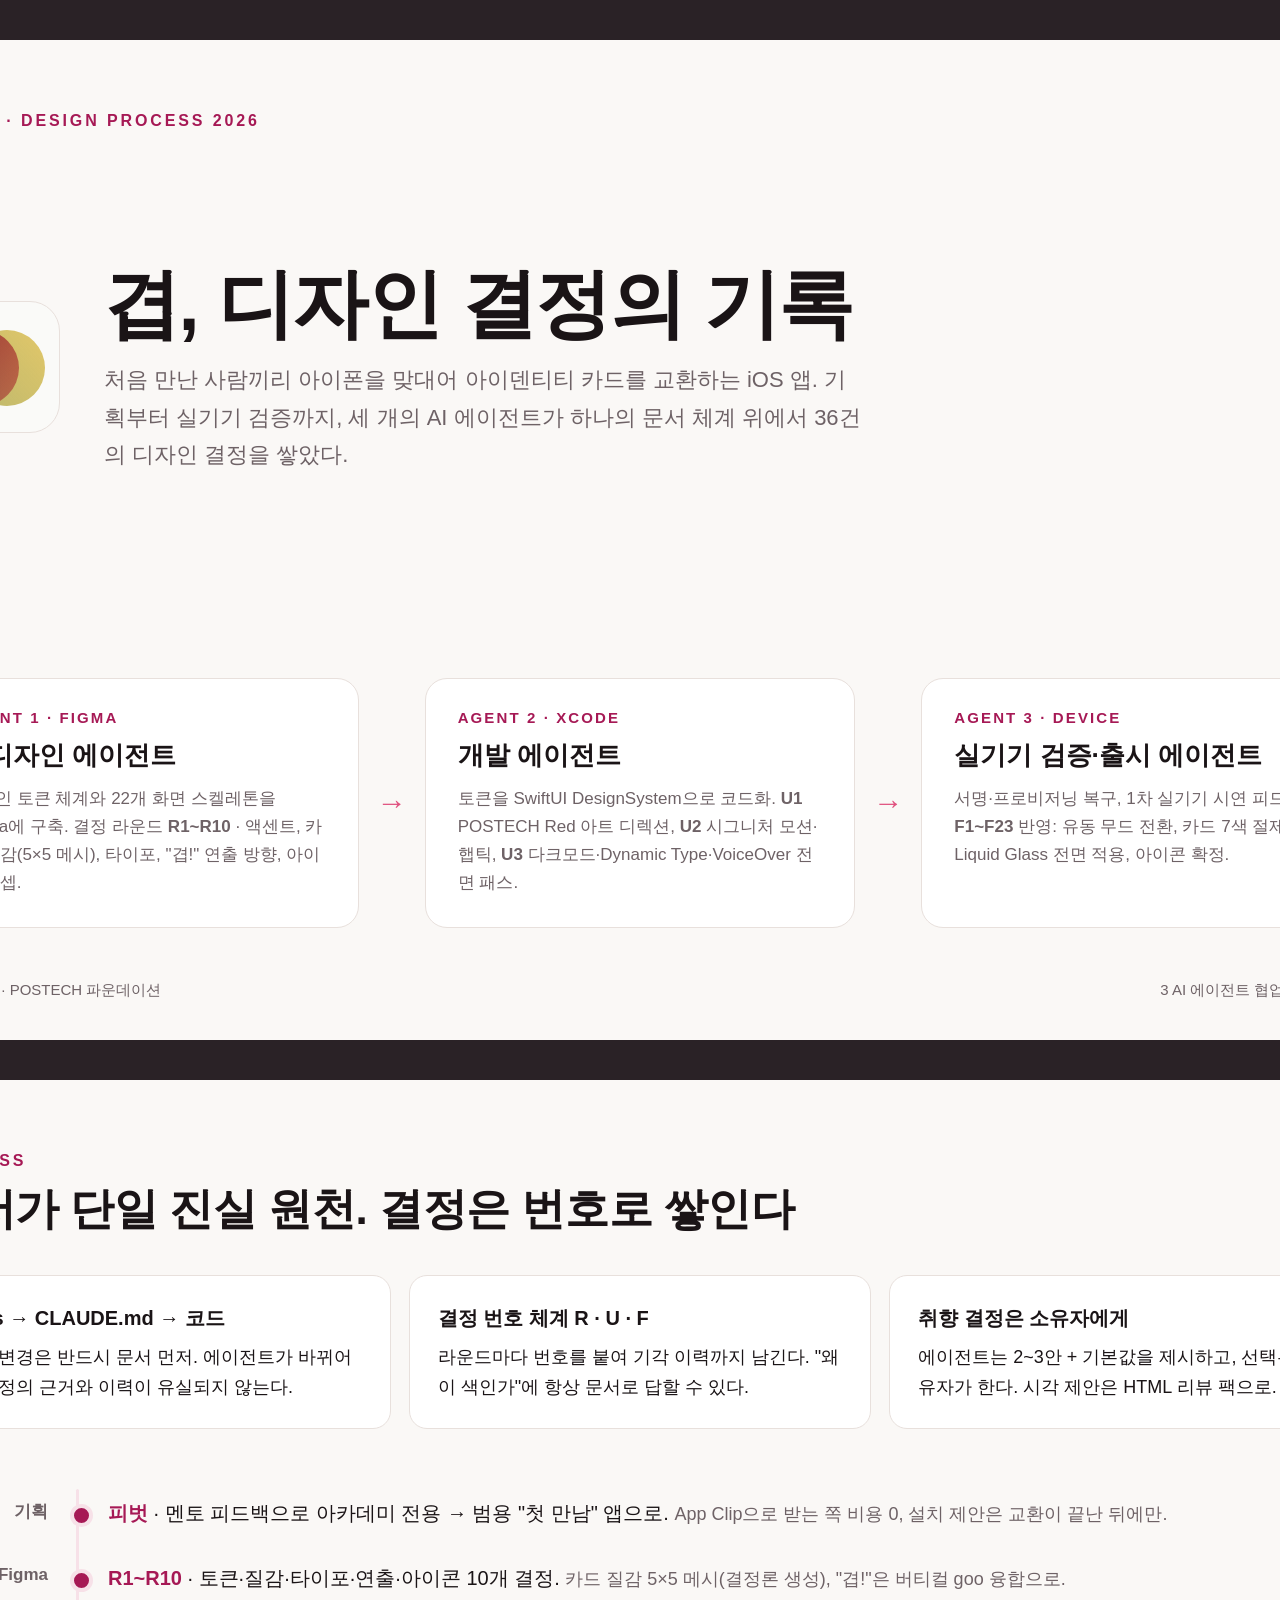
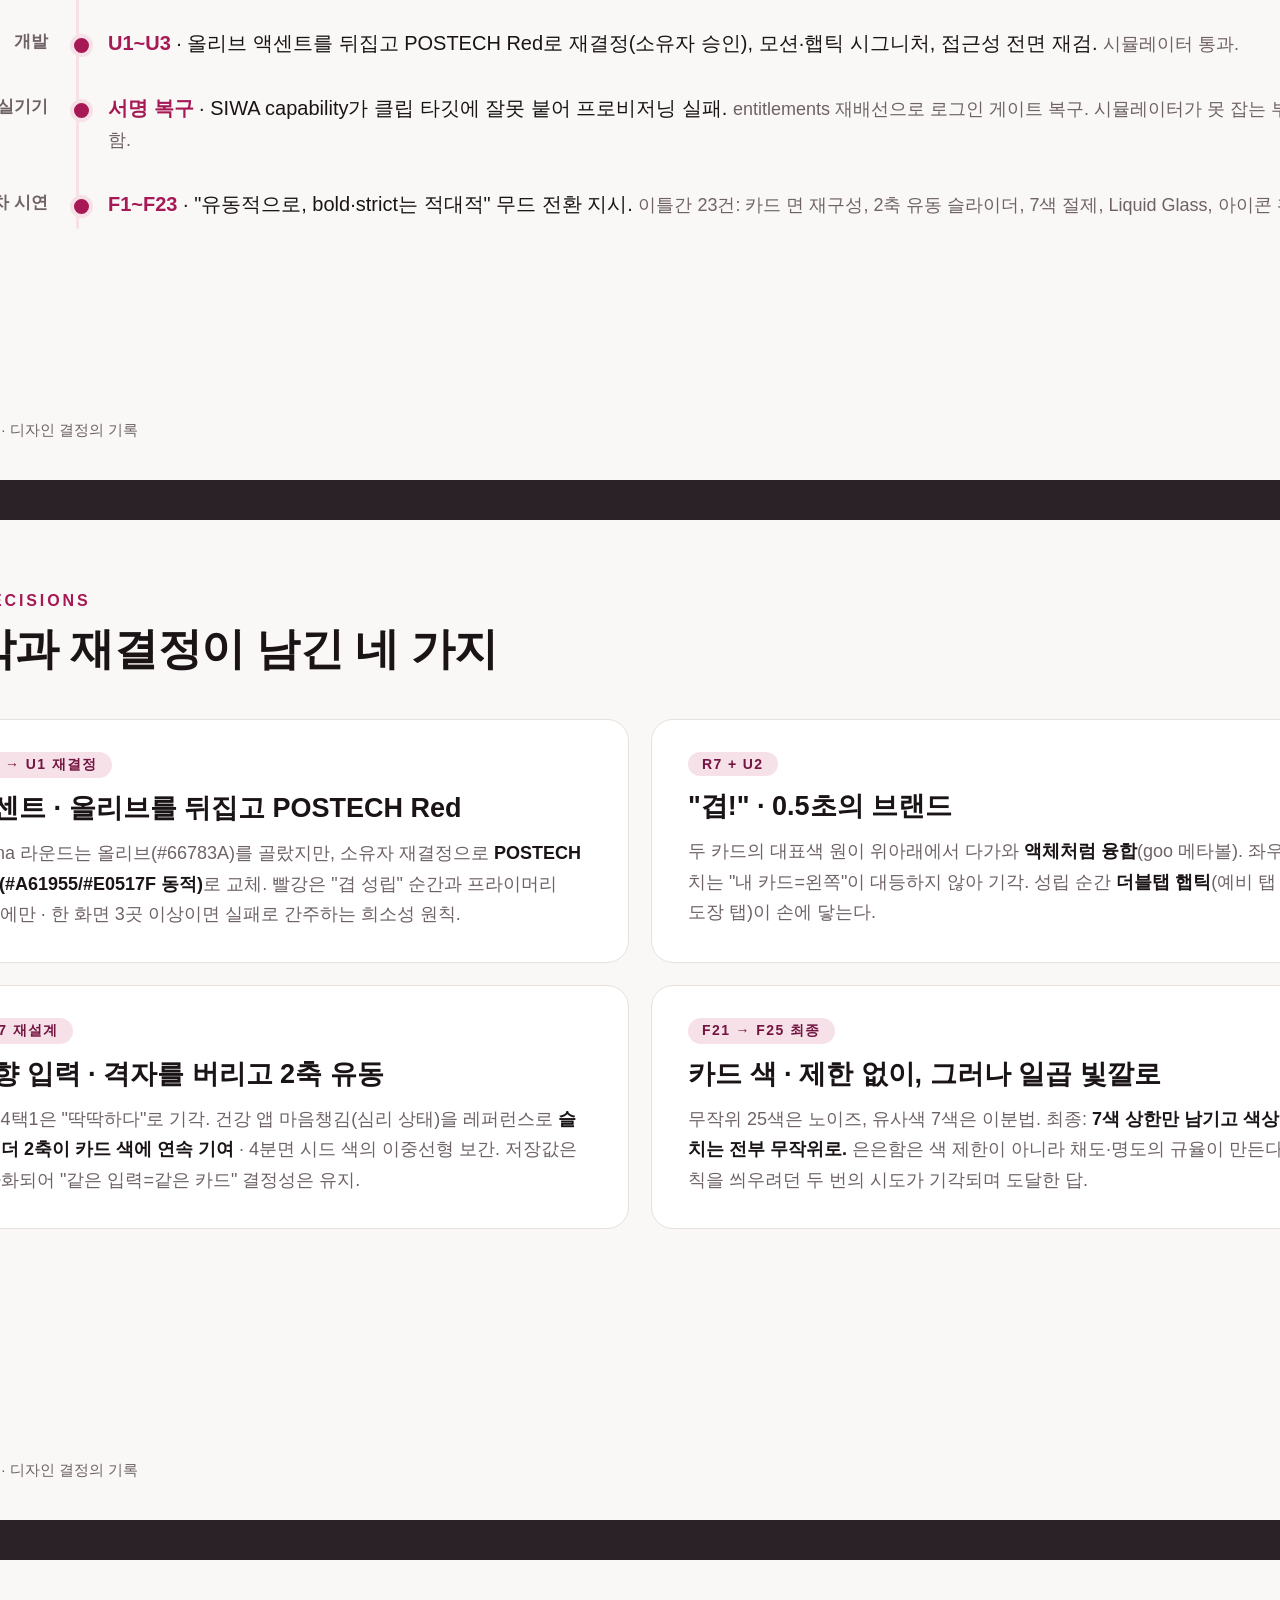
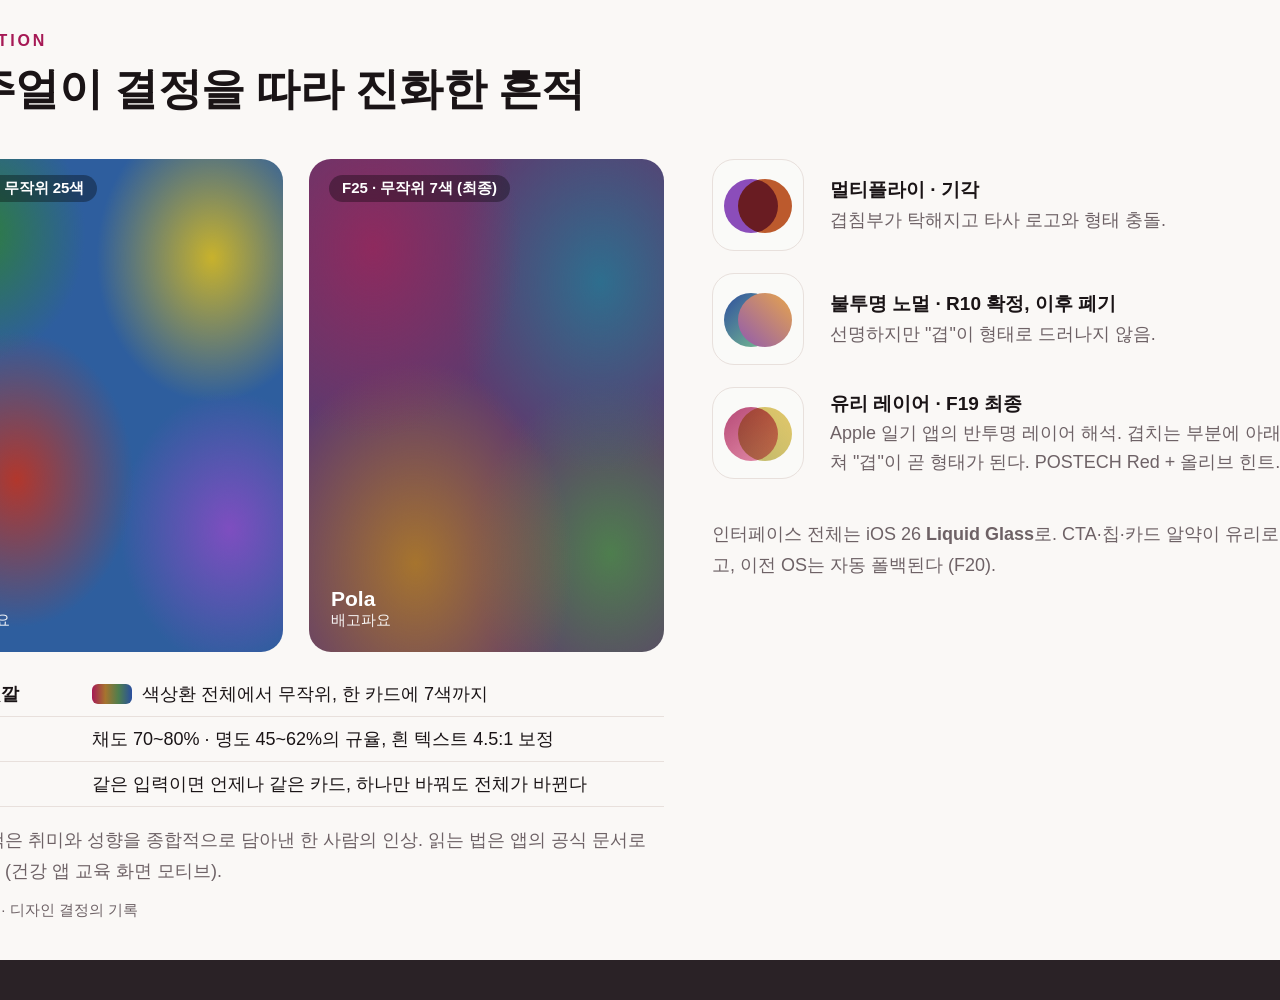
<file: review/portfolio/design-history.html>
<!doctype html>
<!-- 겹 디자인 결정 이력 · 포트폴리오 슬라이드 4장 (스크린샷 원본)
     생성: 2026-08-09 · 기준 커밋 8d080b3 · 스크린샷: review/portfolio/*.png -->
<html lang="ko">
<head>
<meta charset="utf-8">
<title>겹, 디자인 결정의 기록</title>
<style>
  :root {
    --bg: #FAF8F6;
    --surface: #FFFFFF;
    --ink: #1A1416;
    --ink2: #6E6266;
    --line: #E8E0DC;
    --red: #A61955;
    --red-soft: #E0517F;
    --wine: #731441;
    --wine-bg: #F7E1E8;
    --gold: #DABA65;
    --olive: #A8A43E;
  }
  * { margin: 0; box-sizing: border-box; }
  body {
    background: #2A2226; color: var(--ink);
    font-family: "Noto Sans CJK KR", "Noto Sans KR", -apple-system, sans-serif;
    display: grid; gap: 40px; padding: 40px; justify-content: center;
  }
  .slide {
    width: 1600px; height: 1000px; background: var(--bg);
    padding: 72px 88px; position: relative; overflow: hidden;
    display: flex; flex-direction: column;
  }
  .slide footer {
    position: absolute; left: 88px; right: 88px; bottom: 40px;
    display: flex; justify-content: space-between;
    font-size: 15px; color: var(--ink2);
  }
  .eyebrow {
    font-size: 16px; font-weight: 700; letter-spacing: 0.18em;
    color: var(--red); text-transform: uppercase;
  }
  h1 { font-size: 76px; font-weight: 900; letter-spacing: -0.02em; line-height: 1.15; }
  h2 { font-size: 44px; font-weight: 900; letter-spacing: -0.01em; margin-top: 10px; }
  .sub { font-size: 22px; color: var(--ink2); line-height: 1.7; }

  /* 아이콘 마크 */
  .mark { position: relative; width: 132px; height: 132px; border-radius: 30px;
    background: #FAFAF8; border: 1px solid var(--line); overflow: hidden; }
  .mark i { position: absolute; width: 76px; height: 76px; border-radius: 50%;
    top: 28px; mix-blend-mode: multiply; }
  .mark i.me { left: 14px; background: linear-gradient(140deg, rgba(166,25,85,0.78), rgba(224,81,127,0.62)); }
  .mark i.you { right: 14px; background: linear-gradient(230deg, rgba(228,196,88,0.88), rgba(168,164,62,0.74)); }

  /* 슬라이드 1 · 커버 */
  .cover-top { display: flex; align-items: center; gap: 44px; margin-top: 130px; }
  .agents { display: grid; grid-template-columns: 1fr auto 1fr auto 1fr; align-items: stretch;
    gap: 18px; margin-top: auto; margin-bottom: 40px; }
  .agent { background: var(--surface); border: 1px solid var(--line); border-radius: 22px;
    padding: 30px 32px; display: grid; gap: 12px; align-content: start; }
  .agent .no { font-size: 15px; font-weight: 800; letter-spacing: 0.14em; color: var(--red); }
  .agent h3 { font-size: 26px; font-weight: 800; }
  .agent p { font-size: 17px; color: var(--ink2); line-height: 1.65; }
  .arrow { display: grid; place-items: center; font-size: 30px; color: var(--red-soft); }

  /* 슬라이드 2 · 원칙·타임라인 */
  .principle { display: grid; grid-template-columns: repeat(3, 1fr); gap: 18px; margin-top: 36px; }
  .principle div { background: var(--surface); border: 1px solid var(--line); border-radius: 18px;
    padding: 26px 28px; font-size: 18px; line-height: 1.65; }
  .principle b { display: block; font-size: 20px; margin-bottom: 8px; }
  .timeline { margin-top: 52px; display: grid; gap: 0; position: relative; }
  .timeline::before { content: ""; position: absolute; left: 148px; top: 8px; bottom: 8px;
    width: 3px; background: var(--wine-bg); border-radius: 2px; }
  .t-row { display: grid; grid-template-columns: 120px 60px 1fr; align-items: start;
    padding: 17px 0; }
  .t-row .when { font-size: 17px; font-weight: 700; color: var(--ink2); text-align: right; padding-top: 2px; }
  .t-row .dot { position: relative; }
  .t-row .dot::after { content: ""; position: absolute; left: 22px; top: 6px; width: 15px; height: 15px;
    border-radius: 50%; background: var(--red); border: 4px solid var(--wine-bg); }
  .t-row .what { font-size: 20px; line-height: 1.55; }
  .t-row .what b { color: var(--red); }
  .t-row .what span { color: var(--ink2); font-size: 18px; }

  /* 슬라이드 3 · 결정 하이라이트 */
  .grid2 { display: grid; grid-template-columns: 1fr 1fr; gap: 22px; margin-top: 40px; }
  .decision { background: var(--surface); border: 1px solid var(--line); border-radius: 22px;
    padding: 32px 36px; display: grid; gap: 12px; align-content: start; }
  .decision .tag { font-size: 14px; font-weight: 800; letter-spacing: 0.1em; color: var(--wine);
    background: var(--wine-bg); border-radius: 999px; padding: 4px 14px; justify-self: start; }
  .decision h3 { font-size: 27px; font-weight: 800; }
  .decision p { font-size: 18px; color: var(--ink2); line-height: 1.7; }
  .decision p b { color: var(--ink); }

  /* 슬라이드 4 · 비주얼 진화 */
  .evo { display: grid; grid-template-columns: 1.15fr 1fr; gap: 48px; margin-top: 40px; flex: 1; }
  .cards-demo { display: grid; grid-template-columns: 1fr 1fr; gap: 26px; align-content: start; }
  .mini-card { aspect-ratio: 0.72; border-radius: 22px; position: relative; overflow: hidden;
    color: #fff; padding: 22px; display: flex; flex-direction: column; justify-content: flex-end; }
  .mini-card .nm { font-weight: 700; font-size: 21px; position: relative; }
  .mini-card .tg { font-size: 15px; opacity: 0.94; position: relative; }
  .mini-card .cap { position: absolute; top: 16px; left: 20px; font-size: 15px; font-weight: 700;
    background: rgba(0,0,0,0.34); border-radius: 999px; padding: 4px 13px; }
  .old-mesh { background:
    radial-gradient(45% 40% at 15% 15%, #2E7E3E 0%, transparent 65%),
    radial-gradient(50% 45% at 80% 20%, #C8B22C 0%, transparent 65%),
    radial-gradient(55% 50% at 25% 65%, #B2372C 0%, transparent 60%),
    radial-gradient(50% 45% at 85% 75%, #7E4EC0 0%, transparent 62%),
    #2E5E9E; }
  .new-mesh { background:
    radial-gradient(60% 55% at 20% 20%, #8E1D4E 0%, transparent 70%),
    radial-gradient(65% 60% at 85% 30%, #B2503A 0%, transparent 70%),
    radial-gradient(70% 60% at 35% 85%, #A6742E 0%, transparent 68%),
    radial-gradient(55% 50% at 85% 85%, #96422E 0%, transparent 70%),
    #7E2A42; }
  .new-mesh3 { background:
    radial-gradient(60% 55% at 18% 18%, #8E2A5E 0%, transparent 70%),
    radial-gradient(60% 55% at 82% 25%, #2E6E8E 0%, transparent 70%),
    radial-gradient(65% 60% at 30% 82%, #A6742E 0%, transparent 68%),
    radial-gradient(55% 50% at 85% 80%, #4E7E4E 0%, transparent 70%),
    #5E3A6E; }
  .new-mesh2 { background:
    radial-gradient(60% 55% at 25% 20%, #1D6E7E 0%, transparent 70%),
    radial-gradient(65% 60% at 85% 35%, #2A4E9E 0%, transparent 70%),
    radial-gradient(70% 60% at 30% 85%, #38348E 0%, transparent 68%),
    #235E76; }
  .evo-note { font-size: 18px; color: var(--ink2); line-height: 1.7; margin-top: 18px; }
  .icon-journey { display: grid; gap: 22px; align-content: start; }
  .icon-step { display: flex; gap: 26px; align-items: center; }
  .icon-step .chip { width: 92px; height: 92px; border-radius: 22px; flex: none; position: relative;
    background: #FAFAF8; border: 1px solid var(--line); overflow: hidden; }
  .icon-step .chip i { position: absolute; width: 54px; height: 54px; border-radius: 50%; top: 19px; }
  .icon-step p { font-size: 18px; line-height: 1.6; color: var(--ink2); }
  .icon-step p b { color: var(--ink); display: block; font-size: 19px; }
  .rule-table { margin-top: 20px; border-collapse: collapse; width: 100%; }
  .rule-table td { padding: 10px 14px; border-bottom: 1px solid var(--line); font-size: 18px; }
  .rule-table td:first-child { font-weight: 800; width: 150px; white-space: nowrap; }
  .sw { display: inline-block; width: 40px; height: 20px; border-radius: 6px; vertical-align: -4px; }
</style>
</head>
<body>

<!-- 슬라이드 1 · 커버 + 에이전트 구조 -->
<section class="slide" id="s1">
  <div class="eyebrow">Gyeop · Design Process 2026</div>
  <div class="cover-top">
    <div class="mark"><i class="me"></i><i class="you"></i></div>
    <div>
      <h1>겹, 디자인 결정의 기록</h1>
      <p class="sub" style="margin-top:14px; max-width: 62ch;">
        처음 만난 사람끼리 아이폰을 맞대어 아이덴티티 카드를 교환하는 iOS 앱.
        기획부터 실기기 검증까지, 세 개의 AI 에이전트가 하나의 문서 체계 위에서
        36건의 디자인 결정을 쌓았다.</p>
    </div>
  </div>
  <div class="agents">
    <div class="agent">
      <div class="no">AGENT 1 · FIGMA</div>
      <h3>리디자인 에이전트</h3>
      <p>디자인 토큰 체계와 22개 화면 스켈레톤을 Figma에 구축.
        결정 라운드 <b>R1~R10</b> · 액센트, 카드 질감(5×5 메시), 타이포,
        "겹!" 연출 방향, 아이콘 컨셉.</p>
    </div>
    <div class="arrow">→</div>
    <div class="agent">
      <div class="no">AGENT 2 · XCODE</div>
      <h3>개발 에이전트</h3>
      <p>토큰을 SwiftUI DesignSystem으로 코드화.
        <b>U1</b> POSTECH Red 아트 디렉션, <b>U2</b> 시그니처 모션·햅틱,
        <b>U3</b> 다크모드·Dynamic Type·VoiceOver 전면 패스.</p>
    </div>
    <div class="arrow">→</div>
    <div class="agent">
      <div class="no">AGENT 3 · DEVICE</div>
      <h3>실기기 검증·출시 에이전트</h3>
      <p>서명·프로비저닝 복구, 1차 실기기 시연 피드백 <b>F1~F23</b> 반영:
        유동 무드 전환, 카드 7색 절제, Liquid Glass 전면 적용, 아이콘 확정.</p>
    </div>
  </div>
  <footer><span>겹(Gyeop) · POSTECH 파운데이션</span><span>3 AI 에이전트 협업 · 2026-08</span></footer>
</section>

<!-- 슬라이드 2 · 운영 원칙 + 타임라인 -->
<section class="slide" id="s2">
  <div class="eyebrow">Process</div>
  <h2>문서가 단일 진실 원천. 결정은 번호로 쌓인다</h2>
  <div class="principle">
    <div><b>docs → CLAUDE.md → 코드</b>기준 변경은 반드시 문서 먼저. 에이전트가 바뀌어도
      결정의 근거와 이력이 유실되지 않는다.</div>
    <div><b>결정 번호 체계 R · U · F</b>라운드마다 번호를 붙여 기각 이력까지 남긴다.
      "왜 이 색인가"에 항상 문서로 답할 수 있다.</div>
    <div><b>취향 결정은 소유자에게</b>에이전트는 2~3안 + 기본값을 제시하고,
      선택은 소유자가 한다. 시각 제안은 HTML 리뷰 팩으로.</div>
  </div>
  <div class="timeline">
    <div class="t-row"><div class="when">기획</div><div class="dot"></div>
      <div class="what"><b>피벗</b> · 멘토 피드백으로 아카데미 전용 → 범용 "첫 만남" 앱으로.
        <span>App Clip으로 받는 쪽 비용 0, 설치 제안은 교환이 끝난 뒤에만.</span></div></div>
    <div class="t-row"><div class="when">Figma</div><div class="dot"></div>
      <div class="what"><b>R1~R10</b> · 토큰·질감·타이포·연출·아이콘 10개 결정.
        <span>카드 질감 5×5 메시(결정론 생성), "겹!"은 버티컬 goo 융합으로.</span></div></div>
    <div class="t-row"><div class="when">개발</div><div class="dot"></div>
      <div class="what"><b>U1~U3</b> · 올리브 액센트를 뒤집고 POSTECH Red로 재결정(소유자 승인),
        모션·햅틱 시그니처, 접근성 전면 재검. <span>시뮬레이터 통과.</span></div></div>
    <div class="t-row"><div class="when">실기기</div><div class="dot"></div>
      <div class="what"><b>서명 복구</b> · SIWA capability가 클립 타깃에 잘못 붙어 프로비저닝 실패.
        <span>entitlements 재배선으로 로그인 게이트 복구. 시뮬레이터가 못 잡는 부류의 결함.</span></div></div>
    <div class="t-row"><div class="when">1차 시연</div><div class="dot"></div>
      <div class="what"><b>F1~F23</b> · "유동적으로, bold·strict는 적대적" 무드 전환 지시.
        <span>이틀간 23건: 카드 면 재구성, 2축 유동 슬라이더, 7색 절제, Liquid Glass, 아이콘 확정.</span></div></div>
  </div>
  <footer><span>겹(Gyeop) · 디자인 결정의 기록</span><span>2 / 4</span></footer>
</section>

<!-- 슬라이드 3 · 결정 하이라이트 -->
<section class="slide" id="s3">
  <div class="eyebrow">Key Decisions</div>
  <h2>기각과 재결정이 남긴 네 가지</h2>
  <div class="grid2">
    <div class="decision">
      <span class="tag">R1 → U1 재결정</span>
      <h3>액센트 · 올리브를 뒤집고 POSTECH Red</h3>
      <p>Figma 라운드는 올리브(#66783A)를 골랐지만, 소유자 재결정으로
        <b>POSTECH Red(#A61955/#E0517F 동적)</b>로 교체. 빨강은 "겹 성립" 순간과
        프라이머리 CTA에만 · 한 화면 3곳 이상이면 실패로 간주하는 희소성 원칙.</p>
    </div>
    <div class="decision">
      <span class="tag">R7 + U2</span>
      <h3>"겹!" · 0.5초의 브랜드</h3>
      <p>두 카드의 대표색 원이 위아래에서 다가와 <b>액체처럼 융합</b>(goo 메타볼).
        좌우 배치는 "내 카드=왼쪽"이 대등하지 않아 기각. 성립 순간
        <b>더블탭 햅틱</b>(예비 탭 → 도장 탭)이 손에 닿는다.</p>
    </div>
    <div class="decision">
      <span class="tag">F17 재설계</span>
      <h3>성향 입력 · 격자를 버리고 2축 유동</h3>
      <p>2×2 4택1은 "딱딱하다"로 기각. 건강 앱 마음챙김(심리 상태)을 레퍼런스로
        <b>슬라이더 2축이 카드 색에 연속 기여</b> · 4분면 시드 색의 이중선형 보간.
        저장값은 양자화되어 "같은 입력=같은 카드" 결정성은 유지.</p>
    </div>
    <div class="decision">
      <span class="tag">F21 → F25 최종</span>
      <h3>카드 색 · 제한 없이, 그러나 일곱 빛깔로</h3>
      <p>무작위 25색은 노이즈, 유사색 7색은 이분법. 최종: <b>7색 상한만 남기고
        색상·배치는 전부 무작위로.</b> 은은함은 색 제한이 아니라 채도·명도의
        규율이 만든다. 규칙을 씌우려던 두 번의 시도가 기각되며 도달한 답.</p>
    </div>
  </div>
  <footer><span>겹(Gyeop) · 디자인 결정의 기록</span><span>3 / 4</span></footer>
</section>

<!-- 슬라이드 4 · 비주얼 진화 -->
<section class="slide" id="s4">
  <div class="eyebrow">Evolution</div>
  <h2>비주얼이 결정을 따라 진화한 흔적</h2>
  <div class="evo">
    <div>
      <div class="cards-demo">
        <div class="mini-card old-mesh"><span class="cap">이전 · 무작위 25색</span>
          <div class="nm">Pola</div><div class="tg">배고파요</div></div>
        <div class="mini-card new-mesh3"><span class="cap">F25 · 무작위 7색 (최종)</span>
          <div class="nm">Pola</div><div class="tg">배고파요</div></div>
      </div>
      <table class="rule-table">
        <tr><td>일곱 빛깔</td><td><span class="sw" style="background:linear-gradient(90deg,#A61955,#A6742E,#4E7E4E,#2A4E9E)"></span>&nbsp; 색상환 전체에서 무작위, 한 카드에 7색까지</td></tr>
        <tr><td>은은함</td><td>채도 70~80% · 명도 45~62%의 규율, 흰 텍스트 4.5:1 보정</td></tr>
        <tr><td>결정성</td><td>같은 입력이면 언제나 같은 카드, 하나만 바꿔도 전체가 바뀐다</td></tr>
      </table>
      <p class="evo-note">카드의 색은 취미와 성향을 종합적으로 담아낸 한 사람의 인상.
        읽는 법은 앱의 공식 문서로 공개한다 (건강 앱 교육 화면 모티브).</p>
    </div>
    <div class="icon-journey">
      <div class="icon-step">
        <div class="chip"><i style="left:11px;background:#8E4EC0;mix-blend-mode:multiply;"></i><i style="right:11px;background:#C05C2E;mix-blend-mode:multiply;"></i></div>
        <p><b>멀티플라이 · 기각</b>겹침부가 탁해지고 타사 로고와 형태 충돌.</p>
      </div>
      <div class="icon-step">
        <div class="chip"><i style="left:11px;background:linear-gradient(135deg,#2E4E9E,#7FC98F)"></i><i style="right:11px;background:linear-gradient(225deg,#E8A54B,#8F5AB0)"></i></div>
        <p><b>불투명 노멀 · R10 확정, 이후 폐기</b>선명하지만 "겹"이 형태로 드러나지 않음.</p>
      </div>
      <div class="icon-step">
        <div class="chip"><i style="left:11px;top:19px;background:linear-gradient(140deg,rgba(166,25,85,0.78),rgba(224,81,127,0.62));mix-blend-mode:multiply;"></i><i style="right:11px;background:linear-gradient(230deg,rgba(228,196,88,0.88),rgba(168,164,62,0.74));mix-blend-mode:multiply;"></i></div>
        <p><b>유리 레이어 · F19 최종</b>Apple 일기 앱의 반투명 레이어 해석.
          겹치는 부분에 아래 원이 비쳐 "겹"이 곧 형태가 된다. POSTECH Red + 올리브 힌트.</p>
      </div>
      <p class="evo-note">인터페이스 전체는 iOS 26 <b>Liquid Glass</b>로.
        CTA·칩·카드 알약이 유리로 렌더되고, 이전 OS는 자동 폴백된다 (F20).</p>
    </div>
  </div>
  <footer><span>겹(Gyeop) · 디자인 결정의 기록</span><span>4 / 4</span></footer>
</section>

</body>
</html>
</file>
